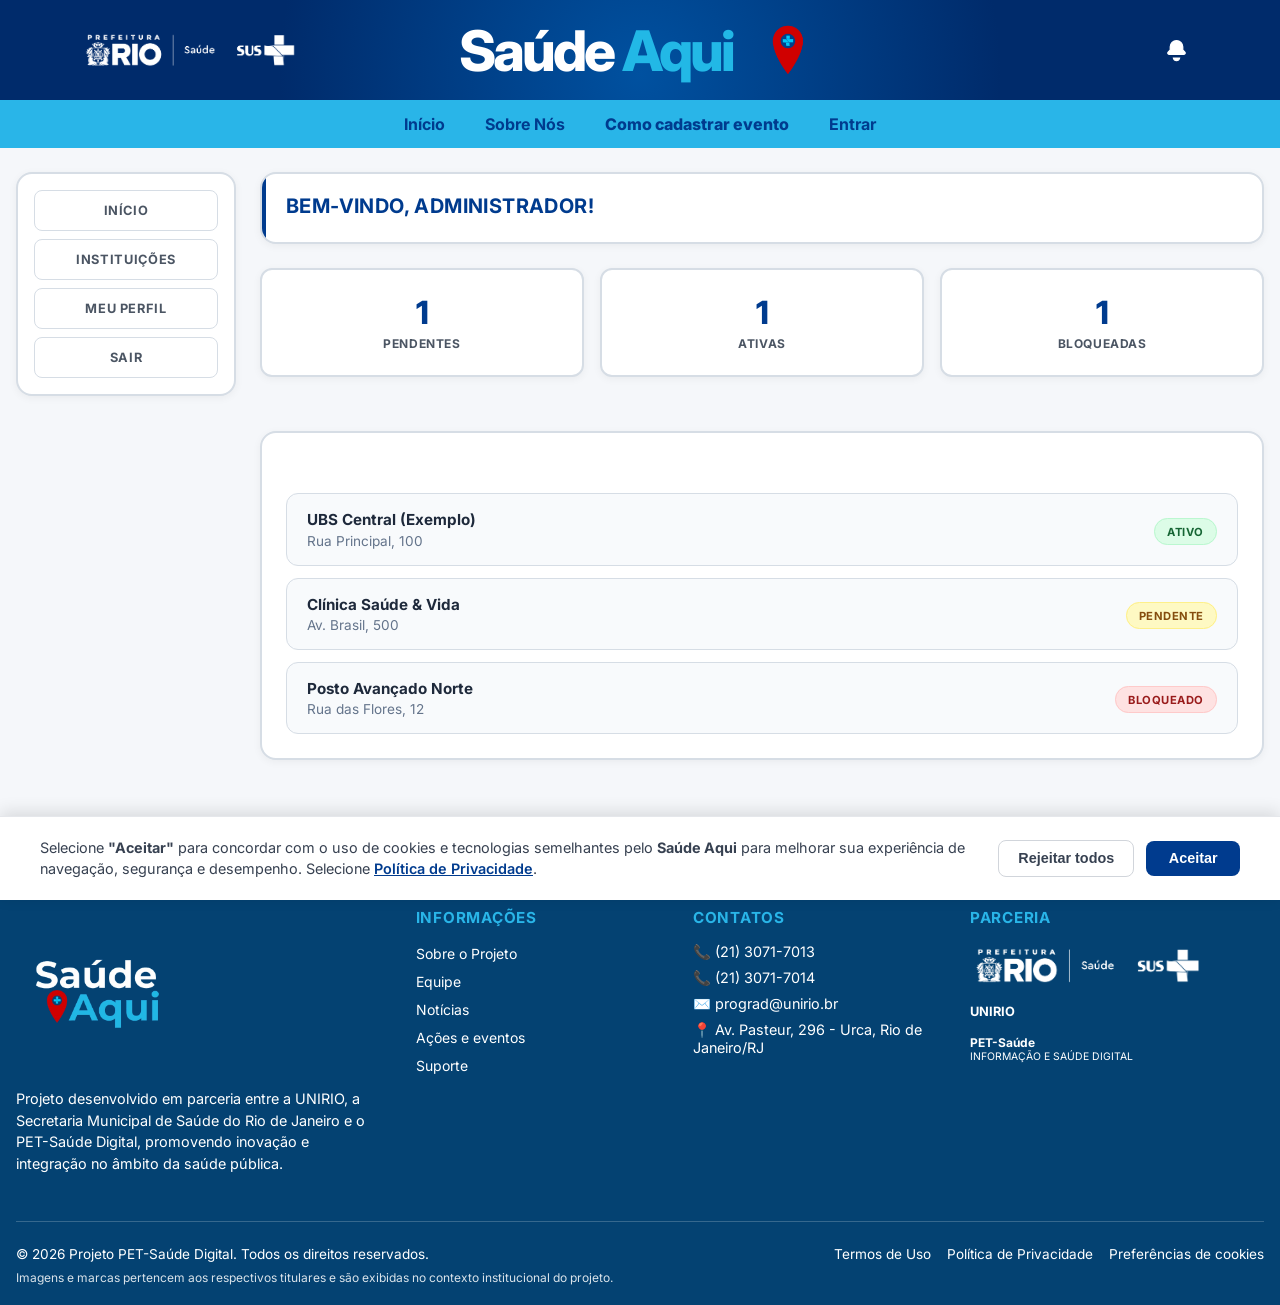
<file: admin-dashboard.html>
<!DOCTYPE html>
<html lang="pt-BR">
<head>
  <meta charset="UTF-8" />
  <meta name="viewport" content="width=device-width, initial-scale=1.0" />
  <title>Hub Saúde — Adm Dashboard</title>
  <link rel="icon" type="image/png" href="./imagem/favicon.png" />
  <link rel="stylesheet" href="css/global.css" />
  <link rel="stylesheet" href="css/admin-dashboard.css" />
</head>
<body>

  <div id="header-root"></div>

  <!-- Layout Principal -->
  <div class="hub-container admin-layout">
    
    <!-- Menu Lateral (Sidebar) -->
    <aside class="admin-sidebar">
      <a href="index.html" class="admin-side-btn">INÍCIO</a>
      <a href="#" class="admin-side-btn">INSTITUIÇÕES</a>
      <a href="perfil.html" class="admin-side-btn">MEU PERFIL</a>
      <a href="index.html" class="admin-side-btn">SAIR</a>
    </aside>

    <!-- Painel Azul Central -->
    <main class="admin-main-panel">
      
      <!-- Box de Boas-Vindas -->
      <div class="admin-welcome-box">
        <h2 id="admin-welcome-nome">BEM VINDO, FULANO DE TAL!</h2>
      </div>

      <!-- Grid de Cards em 3 Colunas -->
      <section class="admin-cards-container">
        
        <div class="admin-card">
          <span class="admin-card-num" id="count-pending">0</span>
          <span class="admin-card-label">PENDENTES</span>
        </div>

        <div class="admin-card">
          <span class="admin-card-num" id="count-active">0</span>
          <span class="admin-card-label">ATIVAS</span>
        </div>

        <div class="admin-card">
          <span class="admin-card-num" id="count-blocked">0</span>
          <span class="admin-card-label">BLOQUEADAS</span>
        </div>

      </section>

      <section class="admin-content-section" style="margin-top: 30px;">
        <h3 style="color: #fff; margin-bottom: 15px;">Gerenciamento de Instituições</h3>
        <div id="tabela-unidades-corpo">
          <!-- As instituições cadastradas ou filtradas aparecerão aqui dinamicamente -->
        </div>
      </section>

    </main>
  </div>


  <footer id="footer-root"></footer>

  <script type="module" src="js/pages/admin-dashboard.js"></script>
</body>
</html>
</file>
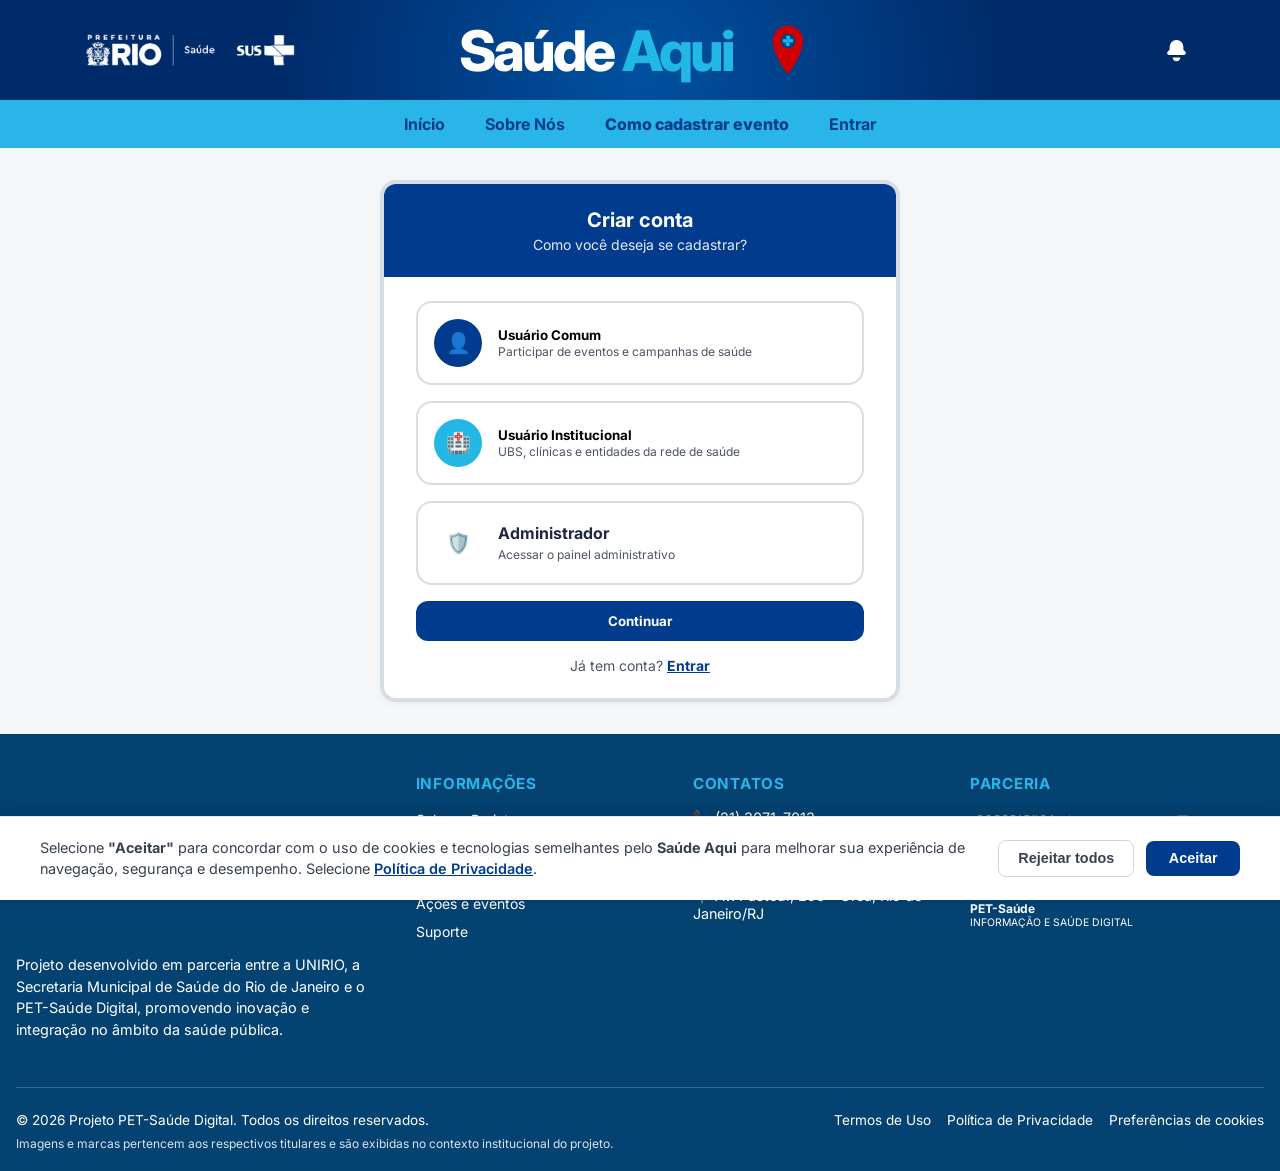
<file: cadastro.html>
<!DOCTYPE html>
<html lang="pt-BR">
<head>
  <meta charset="UTF-8" />
  <meta name="viewport" content="width=device-width, initial-scale=1.0" />
  <title>Cadastro — Hub Saúde</title>
  <link rel="icon" type="image/png" href="./imagem/favicon.png" />
  <link rel="stylesheet" href="css/global.css" />
  <link rel="stylesheet" href="css/cadastro.css" />
</head>
<body class="page-cadastro page-layout--centered">
  <div id="header-root"></div>

  <main>
    <section id="step-tipo" class="hub-card-auth">
      <div class="hub-card-auth-header">
        <h1>Criar conta</h1>
        <p>Como você deseja se cadastrar?</p>
      </div>
      <div class="hub-card-auth-body cadastro-tipo-list">
        <button type="button" data-tipo="comum" class="cadastro-tipo-btn">
          <span class="cadastro-tipo-btn__icon cadastro-tipo-btn__icon--comum" aria-hidden="true">👤</span>
          <div>
            <span class="cadastro-tipo-btn__title">Usuário Comum</span>
            <span class="cadastro-tipo-btn__desc">Participar de eventos e campanhas de saúde</span>
          </div>
        </button>
        <button type="button" data-tipo="institucional" class="cadastro-tipo-btn">
          <span class="cadastro-tipo-btn__icon cadastro-tipo-btn__icon--inst" aria-hidden="true">🏥</span>
          <div>
            <span class="cadastro-tipo-btn__title">Usuário Institucional</span>
            <span class="cadastro-tipo-btn__desc">UBS, clínicas e entidades da rede de saúde</span>
          </div>
        </button>
          <a href="login.html?perfil=administrador"
            class="cadastro-tipo-btn"
            style="text-decoration: none;">
            <span class="cadastro-tipo-btn__icon" aria-hidden="true">🛡️</span>
            <div>
              <span class="cadastro-tipo-btn__title">Administrador</span>
              <span class="cadastro-tipo-btn__desc">Acessar o painel administrativo</span>
            </div>
          </a>
        <button type="button" id="btn-continuar-tipo" class="hub-btn hub-btn--primary hub-btn--block">Continuar</button>
        <p class="cadastro-login-link">
          Já tem conta? <a href="login.html" class="hub-link">Entrar</a>
        </p>
      </div>
    </section>

    <section id="step-form" class="hub-card-auth is-hidden">
      <div class="hub-card-auth-header">
        <h2>Dados de cadastro</h2>
        <p>Perfil: <span id="tipo-selecionado-label" class="cadastro-perfil-label">—</span></p>
      </div>
      <form id="form-cadastro" class="hub-card-auth-body hub-form">
        <div id="campos-dinamicos"></div>
        <div class="cadastro-step-actions">
          <button type="button" id="btn-voltar" class="hub-btn hub-btn--outline">Voltar</button>
          <button type="submit" class="hub-btn hub-btn--primary">Cadastrar</button>
        </div>
      </form>
    </section>

    <section id="step-sucesso" class="hub-card-auth cadastro-sucesso is-hidden">
      <div class="cadastro-sucesso__emoji" aria-hidden="true">✅</div>
      <h2>Cadastro realizado!</h2>
      <p>Sua conta foi criada com sucesso (simulação).</p>
      <button type="button" id="btn-ir-login" class="hub-btn hub-btn--primary hub-btn--block">Ir para o login</button>
      <a href="index.html" class="hub-link">Explorar eventos sem login</a>
    </section>
  </main>

  <footer id="footer-root"></footer>

  <script type="module" src="js/pages/cadastro.js"></script>
</body>
</html>
</file>
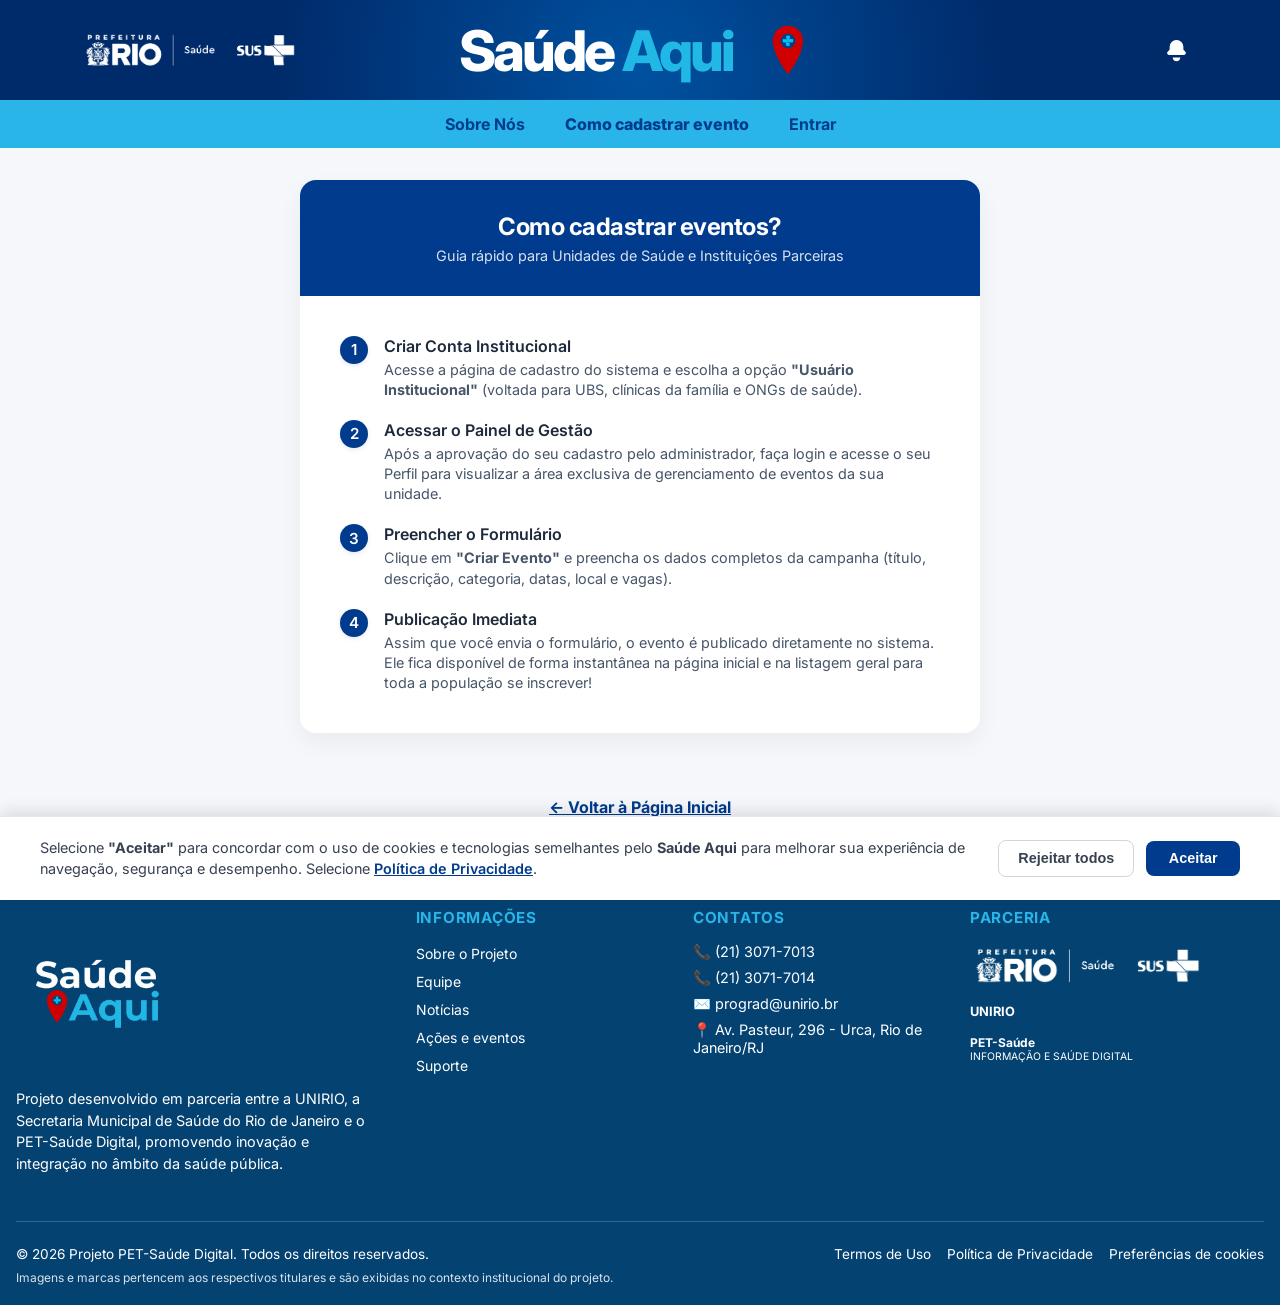
<file: como-cadastrar.html>
<!DOCTYPE html>
<html lang="pt-BR">
<head>
  <meta charset="UTF-8" />
  <meta name="viewport" content="width=device-width, initial-scale=1.0" />
  <title>Sobre Nós — Saúde Aqui</title>
  <link rel="icon" type="image/png" href="./imagem/favicon.png" />
  <link rel="stylesheet" href="css/global.css" />
  <link rel="stylesheet" href="css/criar-evento.css" /> 
  <link rel="stylesheet" href="css/sobre.css" />
</head>
<body class="page-sobre">
  
  <div id="header-root"></div>

  <main class="hub-container sobre-main">

    <!-- SEÇÃO 2: GUIA RÁPIDO PARA INSTITUIÇÕES -->
    <section class="form-evento-section bloco-sobre">
      <header class="form-header-auth header-passos">
        <h1>Como cadastrar eventos?</h1>
        <p>Guia rápido para Unidades de Saúde e Instituições Parceiras</p>
      </header>
      <div class="form-body-auth">
        
        <div class="passos-lista">
          <div class="passo-item">
            <span class="passo-numero">1</span>
            <div class="passo-conteudo">
              <h3>Criar Conta Institucional</h3>
              <p>Acesse a página de cadastro do sistema e escolha a opção <strong>"Usuário Institucional"</strong> (voltada para UBS, clínicas da família e ONGs de saúde).</p>
            </div>
          </div>

          <div class="passo-item">
            <span class="passo-numero">2</span>
            <div class="passo-conteudo">
              <h3>Acessar o Painel de Gestão</h3>
              <p>Após a aprovação do seu cadastro pelo administrador, faça login e acesse o seu Perfil para visualizar a área exclusiva de gerenciamento de eventos da sua unidade.</p>
            </div>
          </div>

          <div class="passo-item">
            <span class="passo-numero">3</span>
            <div class="passo-conteudo">
              <h3>Preencher o Formulário</h3>
              <p>Clique em <strong>"Criar Evento"</strong> e preencha os dados completos da campanha (título, descrição, categoria, datas, local e vagas).</p>
            </div>
          </div>

          <div class="passo-item">
            <span class="passo-numero">4</span>
            <div class="passo-conteudo">
              <h3>Publicação Imediata</h3>
              <p>
                Assim que você envia o formulário, o evento é publicado diretamente no sistema. Ele fica disponível de forma instantânea na página inicial e na listagem geral para toda a população se inscrever!
              </p>
            </div>
          </div>
        </div>

      </div>
    </section>

    <p class="perfil-voltar">
      <a href="index.html" class="hub-link">← Voltar à Página Inicial</a>
    </p>
  </main>

  <footer id="footer-root"></footer>

  <script type="module" src="js/pages/sobre.js"></script>
</body>
</html>
</file>
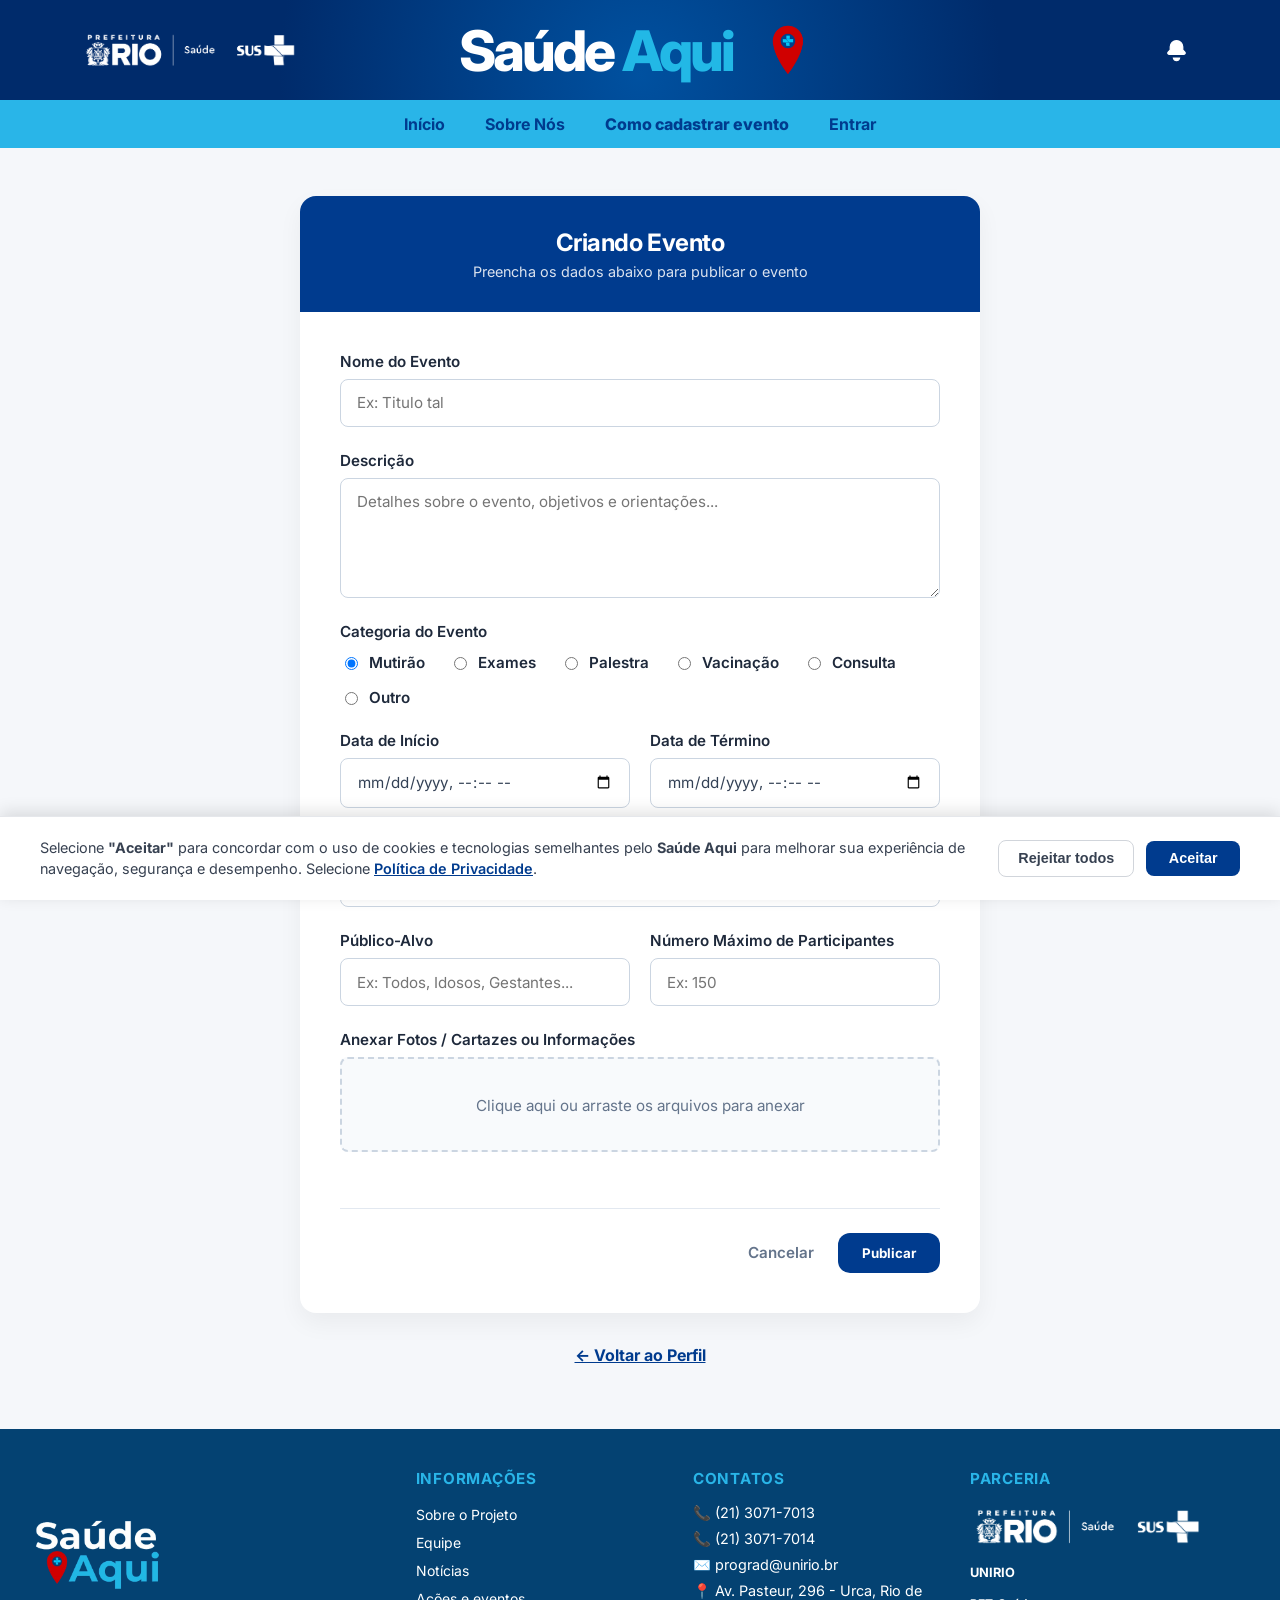
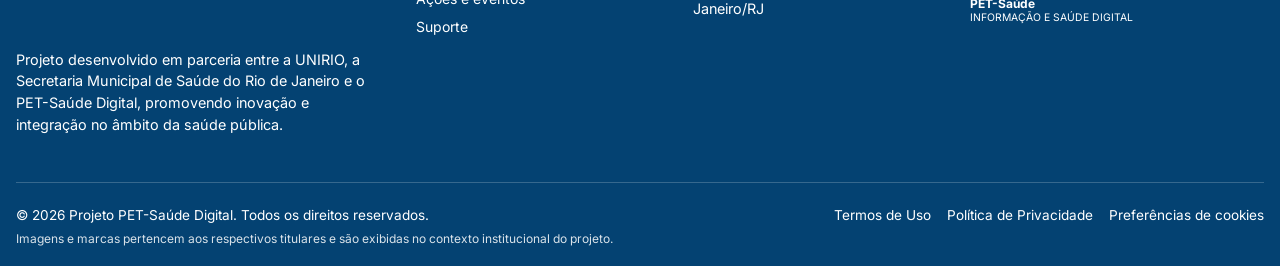
<file: criar-evento.html>
<!DOCTYPE html>
<html lang="pt-BR">
<head>
  <meta charset="UTF-8" />
  <meta name="viewport" content="width=device-width, initial-scale=1.0" />
  <title>Criar Evento — Hub Saúde</title>
  <link rel="icon" type="image/png" href="./imagem/favicon.png" />
  <link rel="stylesheet" href="css/global.css" />
  <link rel="stylesheet" href="css/perfil.css" />
  
  <link rel="stylesheet" href="css/criar-evento.css" />
</head>
<body class="page-criar-evento">
  
  <div id="header-root"></div>

 <main class="hub-container criar-evento-main">
  
  <section class="form-evento-section">
    <header class="form-header-auth">
      <h1>Criando Evento</h1>
      <p>Preencha os dados abaixo para publicar o evento</p>
    </header>
    
    <div class="form-body-auth">
      <form class="hub-form" onsubmit="return false;">
        <div class="form-group full-width">
          <label for="evt-nome">Nome do Evento</label>
          <input type="text" id="evt-nome" class="hub-input" placeholder="Ex: Titulo tal" />
        </div>

        <div class="form-group full-width">
          <label for="evt-descricao">Descrição</label>
          <textarea id="evt-descricao" class="hub-textarea" rows="4" placeholder="Detalhes sobre o evento, objetivos e orientações..."></textarea>
        </div>



      <div class="form-group full-width">
        <label class="label-grupo">Categoria do Evento</label>
        <div class="radio-group">
            <label class="radio-label">
              <input type="radio" name="evt-categoria" value="Mutirão" checked /> Mutirão
            </label>
            <label class="radio-label">
              <input type="radio" name="evt-categoria" value="Exames" /> Exames
            </label>
            <label class="radio-label">
              <input type="radio" name="evt-categoria" value="Palestra" /> Palestra
            </label>
            <label class="radio-label">
              <input type="radio" name="evt-categoria" value="Vacinação" /> Vacinação
            </label>
            <label class="radio-label">
              <input type="radio" name="evt-categoria" value="Consulta" /> Consulta
            </label>
            <label class="radio-label">
              <input type="radio" name="evt-categoria" value="Outro" /> Outro
            </label>
        </div>
      </div>

      <div class="form-row">
        <div class="form-group">
          <label for="evt-data-inicio">Data de Início</label>
          <input type="datetime-local" id="evt-data-inicio" class="hub-input" />
        </div>
        <div class="form-group">
          <label for="evt-data-fim">Data de Término</label>
          <input type="datetime-local" id="evt-data-fim" class="hub-input" />
        </div>
      </div>

      <div class="form-group full-width">
        <label for="evt-local">Localização (Endereço)</label>
        <input type="text" id="evt-local" class="hub-input" placeholder="Ex: UBS Centro, Rua Principal, 123" />
      </div>

      <div class="form-row">
        <div class="form-group">
          <label for="evt-publico">Público-Alvo</label>
          <input type="text" id="evt-publico" class="hub-input" placeholder="Ex: Todos, Idosos, Gestantes..." />
        </div>
        <div class="form-group">
          <label for="evt-vagas">Número Máximo de Participantes</label>
          <input type="number" id="evt-vagas" class="hub-input" min="1" placeholder="Ex: 150" />
        </div>
      </div>

      <div class="form-group full-width">
        <label for="evt-anexo">Anexar Fotos / Cartazes ou Informações</label>
        <div class="upload-zone">
          <input type="file" id="evt-anexo" class="hub-file-input" multiple />
          <span class="upload-placeholder">Clique aqui ou arraste os arquivos para anexar</span>
        </div>
      </div>

      <div class="form-actions">
        <a href="perfil.html" class="hub-btn hub-btn--text">Cancelar</a>
        <button type="submit" class="hub-btn hub-btn--primary">Publicar</button>
      </div>

    </form>
  </section>

  <p class="perfil-voltar">
    <a href="perfil.html" class="hub-link">← Voltar ao Perfil</a>
  </p>
</main>

  <footer id="footer-root"></footer>

  <script type="module" src="js/pages/criar-evento.js"></script>
</body>
</html>
</file>
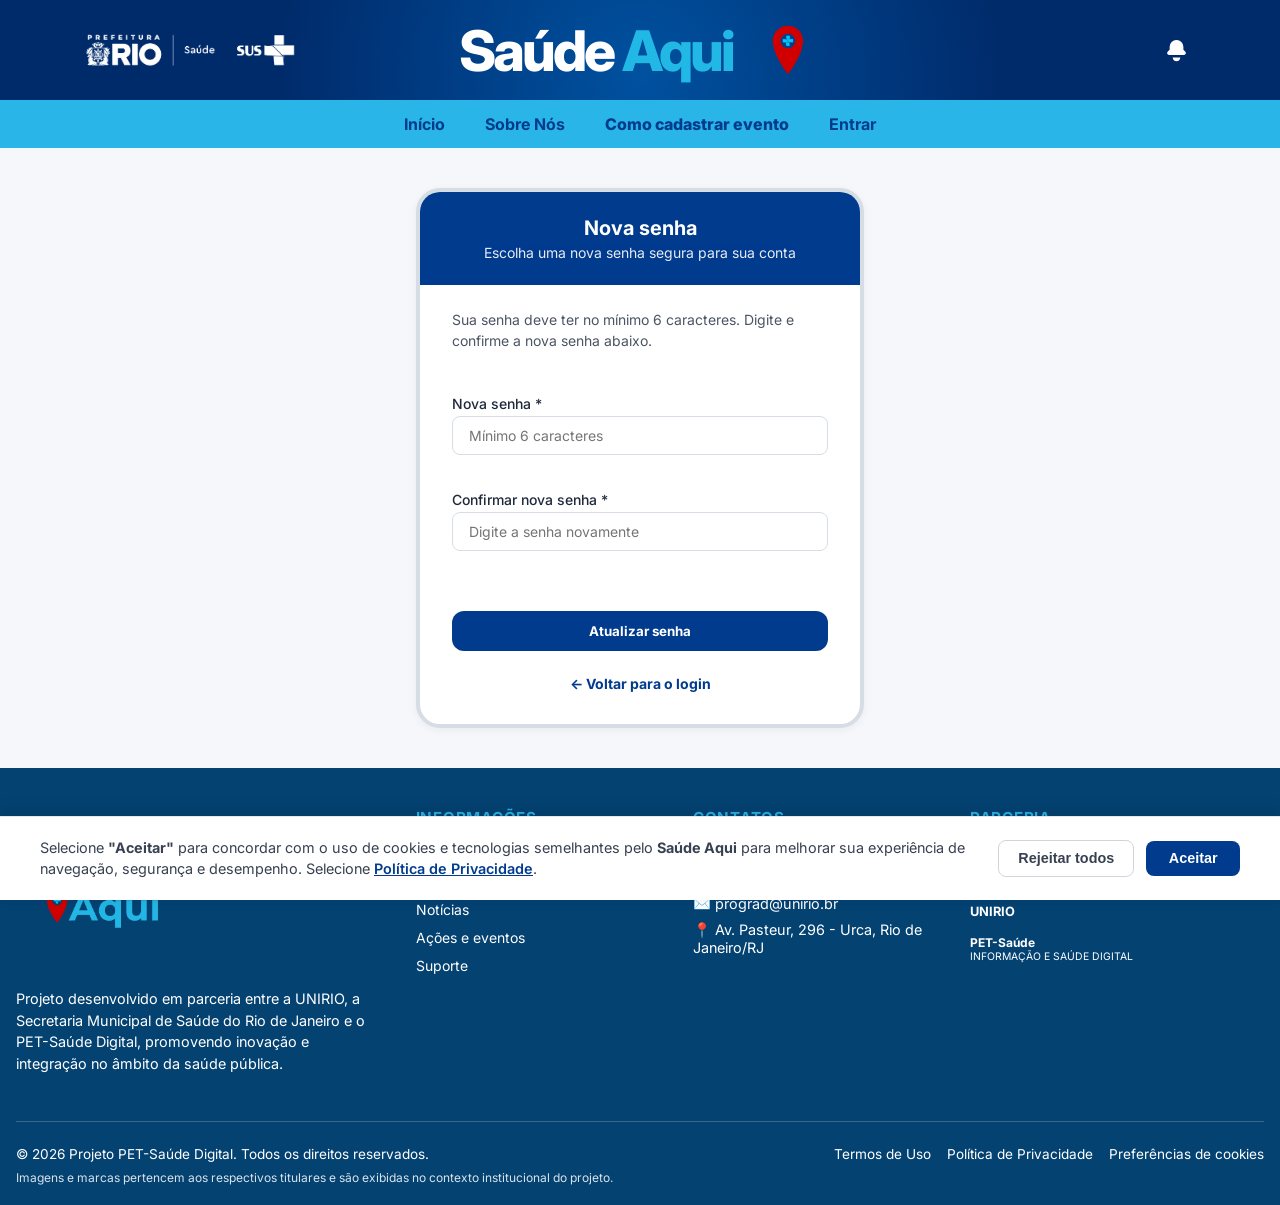
<file: nova-senha.html>
<!DOCTYPE html>
<html lang="pt-BR">
<head>
  <meta charset="UTF-8" />
  <meta name="viewport" content="width=device-width, initial-scale=1.0" />
  <title>Cadastrar nova senha — Saúde Aqui</title>

  <link rel="icon" type="image/png" href="./imagem/favicon.png" />
  <link rel="stylesheet" href="css/global.css" />
  <link rel="stylesheet" href="css/redefinir-senha.css" />
</head>

<body class="page-redefinir-senha page-layout--centered">

  <!-- Header injetado dinamicamente pelo JavaScript -->
  <div id="header-root"></div>

  <main>
    <div class="auth-wrapper">
      <div class="hub-card-auth">

        <div class="hub-card-auth-header">
          <h1>Nova senha</h1>
          <p>Escolha uma nova senha segura para sua conta</p>
        </div>

        <form id="form-nova-senha" class="hub-card-auth-body hub-form">
          <p class="redefinir-instrucoes">
            Sua senha deve ter no mínimo 6 caracteres. Digite e confirme a nova senha abaixo.
          </p>

          <div style="margin-bottom: 1rem;">
            <label for="nova-senha" class="hub-label">Nova senha *</label>
            <input
              id="nova-senha"
              name="novaSenha"
              type="password"
              required
              minlength="6"
              autocomplete="new-password"
              class="hub-input"
              placeholder="Mínimo 6 caracteres"
            />
          </div>

          <div style="margin-bottom: 1rem;">
            <label for="confirma-senha" class="hub-label">Confirmar nova senha *</label>
            <input
              id="confirma-senha"
              name="confirmaSenha"
              type="password"
              required
              minlength="6"
              autocomplete="new-password"
              class="hub-input"
              placeholder="Digite a senha novamente"
            />
          </div>

          <button
            type="submit"
            class="hub-btn hub-btn--primary hub-btn--block"
          >
            Atualizar senha
          </button>
        </form>

        <div class="hub-card-auth-footer">
          <a href="login.html" class="hub-link">
            ← Voltar para o login
          </a>
        </div>

      </div>
    </div>
  </main>

  <!-- Footer injetado dinamicamente pelo JavaScript -->
  <footer id="footer-root"></footer>

  <!-- Chamada correta do script em módulo -->
  <script type="module" src="js/pages/nova-senha.js"></script>
</body>
</html>
</file>
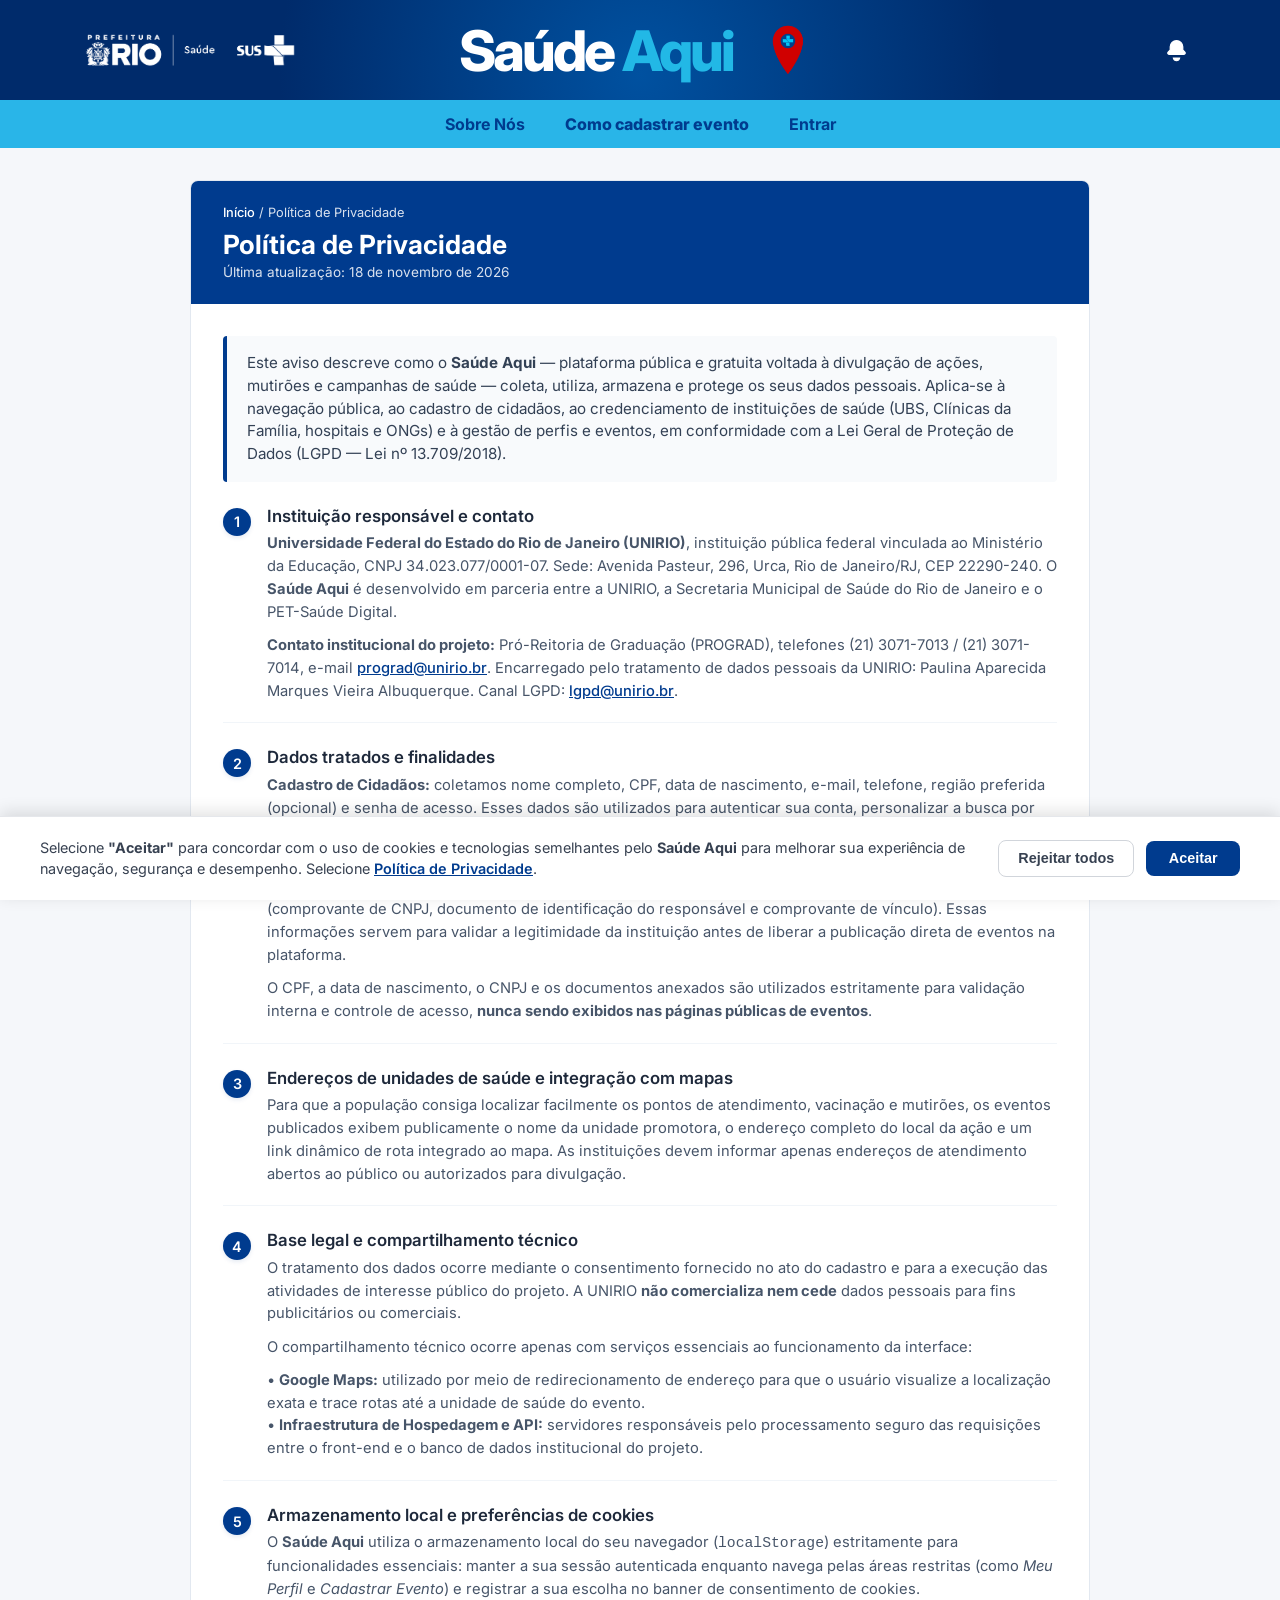
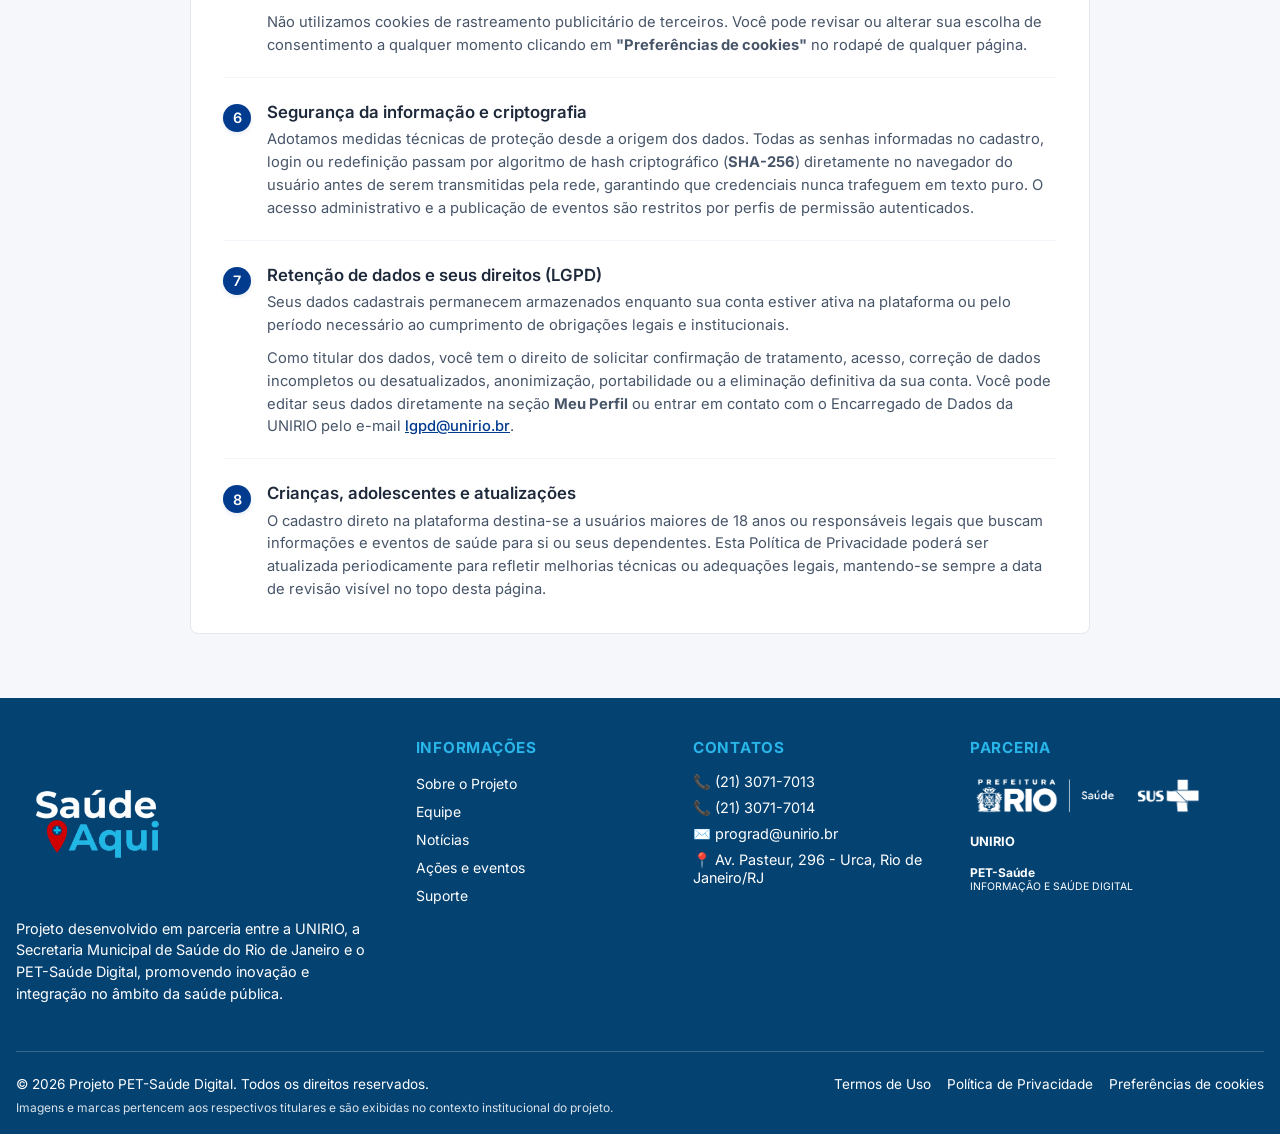
<file: privacidade.html>
<!DOCTYPE html>
<html lang="pt-BR">
<head>
  <meta charset="UTF-8" />
  <meta name="viewport" content="width=device-width, initial-scale=1.0" />
  <title>Política de Privacidade — Saúde Aqui</title>
  <!-- Ajuste o caminho do CSS global conforme o seu sobre.html / termos.html -->
  <link rel="stylesheet" href="./css/global.css" />
  <link rel="stylesheet" href="./css/legal.css" />
</head>
<body>

  <!-- Cabeçalho Global -->
  <div id="header-root"></div>

  <!-- Conteúdo Principal -->
  <main class="legal-main">
    <article class="bloco-legal">
      
      <!-- Cabeçalho azul padronizado -->
      <header class="header-legal">
        <nav class="legal-breadcrumb" aria-label="Navegação estrutural">
          <a href="./index.html">Início</a> / <span>Política de Privacidade</span>
        </nav>
        <h1>Política de Privacidade</h1>
        <p class="legal-updated">Última atualização: 18 de novembro de 2026</p>
      </header>

      <div class="conteudo-legal">
        
        <div class="legal-intro">
          <p>
            Este aviso descreve como o <strong>Saúde Aqui</strong> — plataforma pública e gratuita voltada à divulgação de ações, mutirões e campanhas de saúde — coleta, utiliza, armazena e protege os seus dados pessoais. Aplica-se à navegação pública, ao cadastro de cidadãos, ao credenciamento de instituições de saúde (UBS, Clínicas da Família, hospitais e ONGs) e à gestão de perfis e eventos, em conformidade com a Lei Geral de Proteção de Dados (LGPD — Lei nº 13.709/2018).
          </p>
        </div>

        <div class="clausula-item">
          <span class="clausula-numero">1</span>
          <div class="clausula-conteudo">
            <h2>Instituição responsável e contato</h2>
            <p>
              <strong>Universidade Federal do Estado do Rio de Janeiro (UNIRIO)</strong>, instituição pública federal vinculada ao Ministério da Educação, CNPJ 34.023.077/0001-07. Sede: Avenida Pasteur, 296, Urca, Rio de Janeiro/RJ, CEP 22290-240. O <strong>Saúde Aqui</strong> é desenvolvido em parceria entre a UNIRIO, a Secretaria Municipal de Saúde do Rio de Janeiro e o PET-Saúde Digital.
            </p>
            <p>
              <strong>Contato institucional do projeto:</strong> Pró-Reitoria de Graduação (PROGRAD), telefones (21) 3071-7013 / (21) 3071-7014, e-mail <a href="mailto:prograd@unirio.br">prograd@unirio.br</a>. Encarregado pelo tratamento de dados pessoais da UNIRIO: Paulina Aparecida Marques Vieira Albuquerque. Canal LGPD: <a href="mailto:lgpd@unirio.br">lgpd@unirio.br</a>.
            </p>
          </div>
        </div>

        <div class="clausula-item">
          <span class="clausula-numero">2</span>
          <div class="clausula-conteudo">
            <h2>Dados tratados e finalidades</h2>
            <p>
              <strong>Cadastro de Cidadãos:</strong> coletamos nome completo, CPF, data de nascimento, e-mail, telefone, região preferida (opcional) e senha de acesso. Esses dados são utilizados para autenticar sua conta, personalizar a busca por ações de saúde próximas à sua região e gerenciar suas inscrições em eventos.
            </p>
            <p>
              <strong>Cadastro Institucional:</strong> coletamos razão social, nome fantasia, CNPJ, endereço completo, tipo e área de atuação da unidade, além de dados do responsável (nome, cargo, e-mail e telefone) e documentos comprobatórios (comprovante de CNPJ, documento de identificação do responsável e comprovante de vínculo). Essas informações servem para validar a legitimidade da instituição antes de liberar a publicação direta de eventos na plataforma.
            </p>
            <p>
              O CPF, a data de nascimento, o CNPJ e os documentos anexados são utilizados estritamente para validação interna e controle de acesso, <strong>nunca sendo exibidos nas páginas públicas de eventos</strong>.
            </p>
          </div>
        </div>

        <div class="clausula-item">
          <span class="clausula-numero">3</span>
          <div class="clausula-conteudo">
            <h2>Endereços de unidades de saúde e integração com mapas</h2>
            <p>
              Para que a população consiga localizar facilmente os pontos de atendimento, vacinação e mutirões, os eventos publicados exibem publicamente o nome da unidade promotora, o endereço completo do local da ação e um link dinâmico de rota integrado ao mapa. As instituições devem informar apenas endereços de atendimento abertos ao público ou autorizados para divulgação.
            </p>
          </div>
        </div>

        <div class="clausula-item">
          <span class="clausula-numero">4</span>
          <div class="clausula-conteudo">
            <h2>Base legal e compartilhamento técnico</h2>
            <p>
              O tratamento dos dados ocorre mediante o consentimento fornecido no ato do cadastro e para a execução das atividades de interesse público do projeto. A UNIRIO <strong>não comercializa nem cede</strong> dados pessoais para fins publicitários ou comerciais.
            </p>
            <p>
              O compartilhamento técnico ocorre apenas com serviços essenciais ao funcionamento da interface:
            </p>
            <p>
              • <strong>Google Maps:</strong> utilizado por meio de redirecionamento de endereço para que o usuário visualize a localização exata e trace rotas até a unidade de saúde do evento.<br>
              • <strong>Infraestrutura de Hospedagem e API:</strong> servidores responsáveis pelo processamento seguro das requisições entre o front-end e o banco de dados institucional do projeto.
            </p>
          </div>
        </div>

        <div class="clausula-item">
          <span class="clausula-numero">5</span>
          <div class="clausula-conteudo">
            <h2>Armazenamento local e preferências de cookies</h2>
            <p>
              O <strong>Saúde Aqui</strong> utiliza o armazenamento local do seu navegador (<code>localStorage</code>) estritamente para funcionalidades essenciais: manter a sua sessão autenticada enquanto navega pelas áreas restritas (como <em>Meu Perfil</em> e <em>Cadastrar Evento</em>) e registrar a sua escolha no banner de consentimento de cookies.
            </p>
            <p>
              Não utilizamos cookies de rastreamento publicitário de terceiros. Você pode revisar ou alterar sua escolha de consentimento a qualquer momento clicando em <strong>"Preferências de cookies"</strong> no rodapé de qualquer página.
            </p>
          </div>
        </div>

        <div class="clausula-item">
          <span class="clausula-numero">6</span>
          <div class="clausula-conteudo">
            <h2>Segurança da informação e criptografia</h2>
            <p>
              Adotamos medidas técnicas de proteção desde a origem dos dados. Todas as senhas informadas no cadastro, login ou redefinição passam por algoritmo de hash criptográfico (<strong>SHA-256</strong>) diretamente no navegador do usuário antes de serem transmitidas pela rede, garantindo que credenciais nunca trafeguem em texto puro. O acesso administrativo e a publicação de eventos são restritos por perfis de permissão autenticados.
            </p>
          </div>
        </div>

        <div class="clausula-item">
          <span class="clausula-numero">7</span>
          <div class="clausula-conteudo">
            <h2>Retenção de dados e seus direitos (LGPD)</h2>
            <p>
              Seus dados cadastrais permanecem armazenados enquanto sua conta estiver ativa na plataforma ou pelo período necessário ao cumprimento de obrigações legais e institucionais.
            </p>
            <p>
              Como titular dos dados, você tem o direito de solicitar confirmação de tratamento, acesso, correção de dados incompletos ou desatualizados, anonimização, portabilidade ou a eliminação definitiva da sua conta. Você pode editar seus dados diretamente na seção <strong>Meu Perfil</strong> ou entrar em contato com o Encarregado de Dados da UNIRIO pelo e-mail <a href="mailto:lgpd@unirio.br">lgpd@unirio.br</a>.
            </p>
          </div>
        </div>

        <div class="clausula-item">
          <span class="clausula-numero">8</span>
          <div class="clausula-conteudo">
            <h2>Crianças, adolescentes e atualizações</h2>
            <p>
              O cadastro direto na plataforma destina-se a usuários maiores de 18 anos ou responsáveis legais que buscam informações e eventos de saúde para si ou seus dependentes. Esta Política de Privacidade poderá ser atualizada periodicamente para refletir melhorias técnicas ou adequações legais, mantendo-se sempre a data de revisão visível no topo desta página.
            </p>
          </div>
        </div>

      </div>
    </article>
  </main>

  <!-- Rodapé Global -->
  <div id="footer-root"></div>

  <script type="module">
    import { renderHeader } from './js/components/header.js';
    import { renderFooter } from './js/components/footer.js';

    document.addEventListener('DOMContentLoaded', () => {
      renderHeader(document.getElementById('header-root'), { showSearch: false });
      renderFooter(document.getElementById('footer-root'));
    });
  </script>

</body>
</html>
</file>
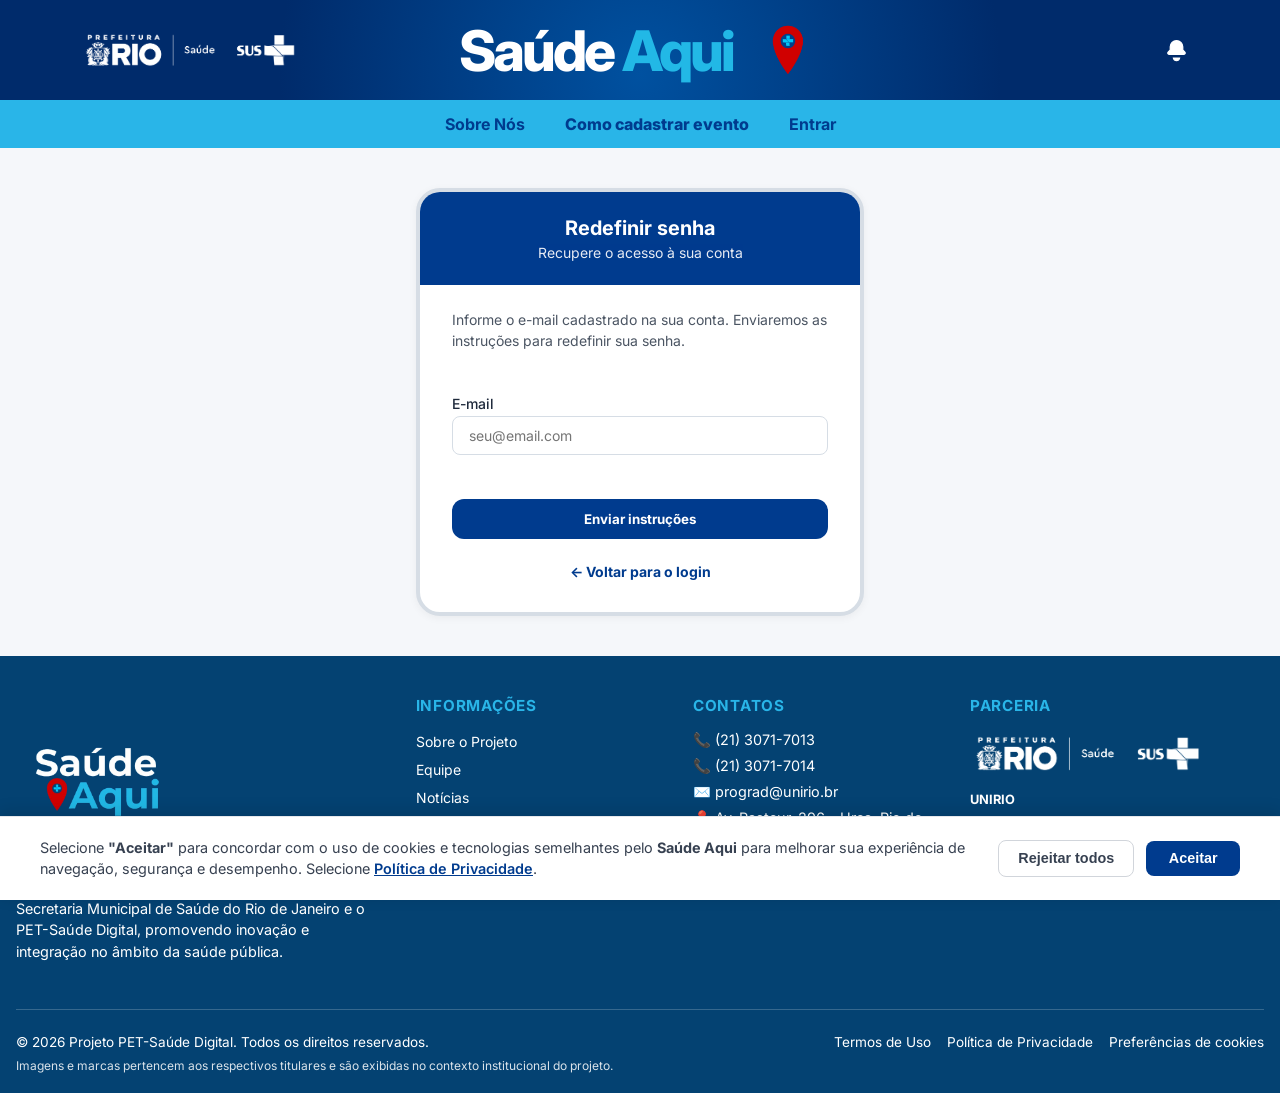
<file: redefinir-senha.html>
<!DOCTYPE html>
<html lang="pt-BR">
<head>
  <meta charset="UTF-8" />
  <meta name="viewport" content="width=device-width, initial-scale=1.0" />
  <title>Redefinir senha — Hub Saúde</title>

  <link rel="icon" type="image/png" href="./imagem/favicon.png" />
  <link rel="stylesheet" href="css/global.css" />
  <link rel="stylesheet" href="css/redefinir-senha.css" />
</head>

<body class="page-redefinir-senha page-layout--centered">

  <!-- Header padrão do sistema -->
  <div id="header-root"></div>

  <main>
    <div class="auth-wrapper">

      <div class="hub-card-auth">

        <!-- Cabeçalho do card -->
        <div class="hub-card-auth-header">
          <h1>Redefinir senha</h1>
          <p>Recupere o acesso à sua conta</p>
        </div>

        <!-- Formulário de redefinição -->
        <form id="form-redefinir-senha" class="hub-card-auth-body hub-form">

          <p class="redefinir-instrucoes">
            Informe o e-mail cadastrado na sua conta. 
            Enviaremos as instruções para redefinir sua senha.
          </p>

          <div>
            <label for="email" class="hub-label">E-mail</label>
            <input
              id="email"
              name="email"
              type="email"
              required
              autocomplete="email"
              class="hub-input"
              placeholder="seu@email.com"
            />
          </div>

          <button
            type="submit"
            class="hub-btn hub-btn--primary hub-btn--block"
          >
            Enviar instruções
          </button>

        </form>

        <!-- Voltar para o login -->
        <div class="hub-card-auth-footer">
          <a href="login.html" class="hub-link">
            ← Voltar para o login
          </a>
        </div>

      </div>

    </div>
  </main>

  <footer id="footer-root"></footer>

  <script type="module" src="js/pages/redefinir-senha.js"></script>
</body>
</html>
</file>
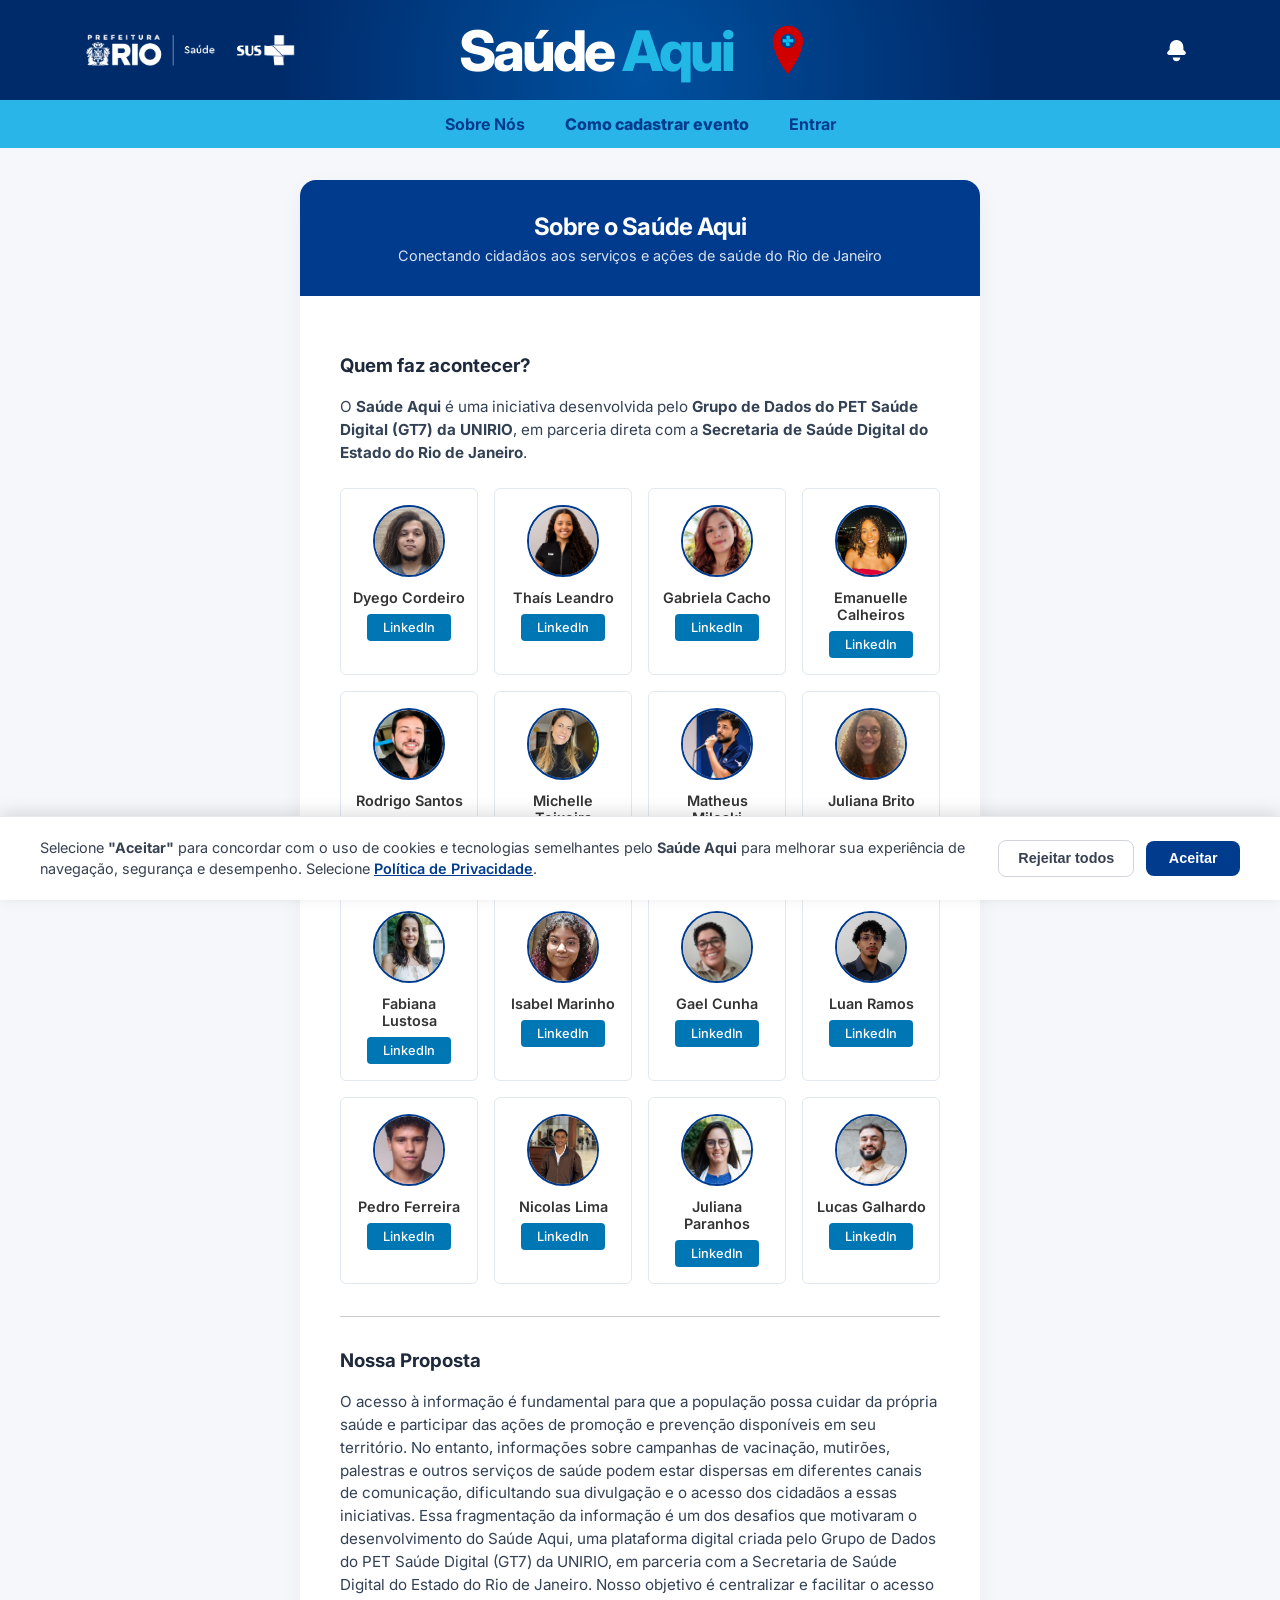
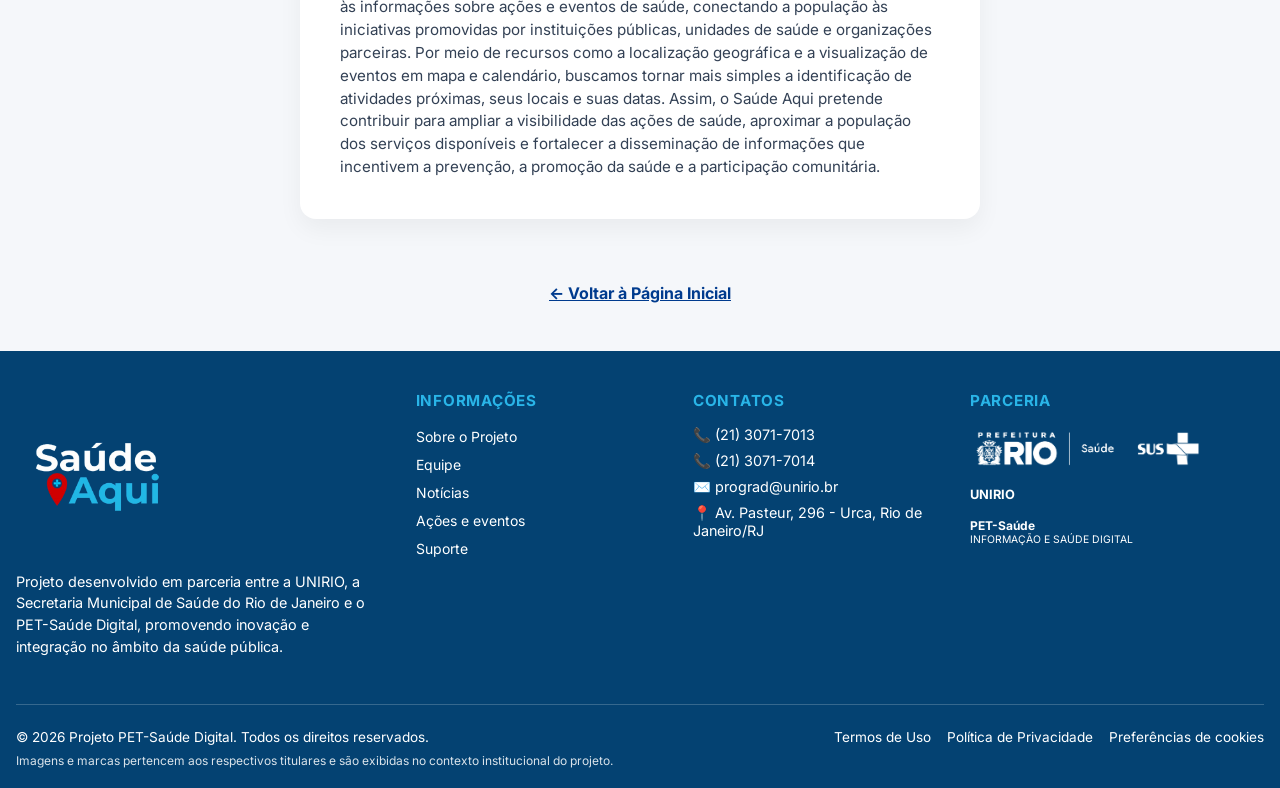
<file: sobre.html>
<!DOCTYPE html>
<html lang="pt-BR">
<head>
  <meta charset="UTF-8" />
  <meta name="viewport" content="width=device-width, initial-scale=1.0" />
  <title>Sobre Nós — Saúde Aqui</title>
  <link rel="icon" type="image/png" href="./imagem/favicon.png" />
  <link rel="stylesheet" href="css/global.css" />
  <link rel="stylesheet" href="css/criar-evento.css" /> 
  <link rel="stylesheet" href="css/sobre.css" />
</head>
<body class="page-sobre">
  
  <div id="header-root"></div>

  <main class="hub-container sobre-main">
    
<!-- SEÇÃO 1: APRESENTAÇÃO E QUEM SOMOS -->
    <section class="form-evento-section bloco-sobre">
      <header class="form-header-auth">
        <h1>Sobre o Saúde Aqui</h1>
        <p>Conectando cidadãos aos serviços e ações de saúde do Rio de Janeiro</p>
      </header>
      
      <div class="form-body-auth conteudo-texto">
        <h3>Quem faz acontecer?</h3>
        <p>
          O <strong>Saúde Aqui</strong> é uma iniciativa desenvolvida pelo <strong>Grupo de Dados do PET Saúde Digital (GT7) da UNIRIO</strong>, em parceria direta com a <strong>Secretaria de Saúde Digital do Estado do Rio de Janeiro</strong>.
        </p>

        <!-- GRID DA EQUIPE -->
        <div class="equipe-grid">
          
          <!-- Card 1 -->
          <div class="equipe-card">
            <div class="equipe-foto-wrapper"> 
              <img src="./imagem/dyego.png" alt="Foto do Integrante" class="equipe-foto">
            </div>
            <h4 class="equipe-nome">Dyego Cordeiro</h4>
            <a href="https://www.linkedin.com/in/dyego-dos-anjos-8491891a3/" target="_blank" rel="noopener noreferrer" class="equipe-linkedin">LinkedIn</a>
          </div>

          <!-- Card 2 -->
          <div class="equipe-card">
            <div class="equipe-foto-wrapper">
              <img src="./imagem/thais.png" alt="Foto do Integrante" class="equipe-foto">
            </div>
            <h4 class="equipe-nome">Thaís Leandro</h4>
            <a href="https://www.linkedin.com/in/thais-leandro-dev/" target="_blank" rel="noopener noreferrer" class="equipe-linkedin">LinkedIn</a>
          </div>

          <!-- Card 3 -->
          <div class="equipe-card">
            <div class="equipe-foto-wrapper">
              <img src= "./imagem/gabi.png" alt="Foto do Integrante" class="equipe-foto">
            </div>
            <h4 class="equipe-nome">Gabriela Cacho</h4>
            <a href="https://www.linkedin.com/in/gabriela-maria-cacho-da-silva-2a2758382/" target="_blank" rel="noopener noreferrer" class="equipe-linkedin">LinkedIn</a>
          </div>

          <!-- Card 4 -->
          <div class="equipe-card">
            <div class="equipe-foto-wrapper">
              <img src= "./imagem/manu.png" alt="Foto do Integrante" class="equipe-foto">
            </div>
            <h4 class="equipe-nome">Emanuelle Calheiros</h4>
            <a href="https://www.linkedin.com/in/emanuelle-calheiros/" target="_blank" rel="noopener noreferrer" class="equipe-linkedin">LinkedIn</a>
          </div>

          <!-- Card 5 -->
          <div class="equipe-card">
            <div class="equipe-foto-wrapper">
              <img src="./imagem/rodrigo.png" alt="Foto do Integrante" class="equipe-foto">
            </div>
            <h4 class="equipe-nome">Rodrigo  Santos</h4>
            <a href="https://www.linkedin.com/in/profrodrigosantos/" target="_blank" rel="noopener noreferrer" class="equipe-linkedin">LinkedIn</a>
          </div>

          <!-- Card 6 -->
          <div class="equipe-card">
            <div class="equipe-foto-wrapper">
              <img src="./imagem/michelle.png" alt="Foto do Integrante" class="equipe-foto">
            </div>
            <h4 class="equipe-nome">Michelle Teixeira</h4>
            <a href="https://www.linkedin.com/in/michelle-teixeira-633655244/" target="_blank" rel="noopener noreferrer" class="equipe-linkedin">LinkedIn</a>
          </div>

          <!-- Card 7 -->
          <div class="equipe-card">
            <div class="equipe-foto-wrapper">
              <img src="./imagem/matheus.png" alt="Foto do Integrante" class="equipe-foto">
            </div>
            <h4 class="equipe-nome">Matheus Miloski</h4>
            <a href="https://www.linkedin.com/in/miloski/" target="_blank" rel="noopener noreferrer" class="equipe-linkedin">LinkedIn</a>
          </div>

          <!-- Card 8 -->
          <div class="equipe-card">
            <div class="equipe-foto-wrapper">
              <img src="./imagem/JulianaBrito.jpeg" alt="Foto do Integrante" class="equipe-foto">
            </div>
            <h4 class="equipe-nome">Juliana Brito</h4>
            <a href="https://linkedin.com/in/seu-perfil" target="_blank" rel="noopener noreferrer" class="equipe-linkedin">LinkedIn</a>
          </div>

          <!-- Card 9 -->
          <div class="equipe-card">
            <div class="equipe-foto-wrapper">
              <img src="./imagem/Fabiana.jpeg" alt="Foto do Integrante" class="equipe-foto">
            </div>
            <h4 class="equipe-nome">Fabiana Lustosa</h4>
            <a href="https://linkedin.com/in/seu-perfil" target="_blank" rel="noopener noreferrer" class="equipe-linkedin">LinkedIn</a>
          </div>

          <!-- Card 10 -->
          <div class="equipe-card">
            <div class="equipe-foto-wrapper">
              <img src="./imagem/Isabel (1).jpeg" alt="Foto do Integrante" class="equipe-foto">
            </div>
            <h4 class="equipe-nome">Isabel Marinho</h4>
            <a href="https://linkedin.com/in/seu-perfil" target="_blank" rel="noopener noreferrer" class="equipe-linkedin">LinkedIn</a>
          </div>

          <!-- Card 11 -->
          <div class="equipe-card">
            <div class="equipe-foto-wrapper">
              <img src="./imagem/Gael.jpeg" alt="Foto do Integrante" class="equipe-foto">
            </div>
            <h4 class="equipe-nome">Gael Cunha</h4>
            <a href="https://linkedin.com/in/seu-perfil" target="_blank" rel="noopener noreferrer" class="equipe-linkedin">LinkedIn</a>
          </div>

          <!-- Card 12 -->
          <div class="equipe-card">
            <div class="equipe-foto-wrapper">
              <img src="./imagem/Luan.jpeg" alt="Foto do Integrante" class="equipe-foto">
            </div>
            <h4 class="equipe-nome">Luan Ramos</h4>
            <a href="https://linkedin.com/in/seu-perfil" target="_blank" rel="noopener noreferrer" class="equipe-linkedin">LinkedIn</a>
          </div>

          <!-- Card 13 -->
          <div class="equipe-card">
            <div class="equipe-foto-wrapper">
              <img src="./imagem/Pedro.jpeg" alt="Foto do Integrante" class="equipe-foto">
            </div>
            <h4 class="equipe-nome">Pedro Ferreira</h4>
            <a href="https://linkedin.com/in/seu-perfil" target="_blank" rel="noopener noreferrer" class="equipe-linkedin">LinkedIn</a>
          </div>

          <!-- Card 14 -->
          <div class="equipe-card">
            <div class="equipe-foto-wrapper">
              <img src="./imagem/Nicolas.jpeg" alt="Foto do Integrante" class="equipe-foto">
            </div>
            <h4 class="equipe-nome">Nicolas Lima</h4>
            <a href="https://linkedin.com/in/seu-perfil" target="_blank" rel="noopener noreferrer" class="equipe-linkedin">LinkedIn</a>
          </div>

          <!-- Card 15 -->
          <div class="equipe-card">
            <div class="equipe-foto-wrapper">
              <img src="./imagem/Juliana.jpeg" alt="Foto do Integrante" class="equipe-foto">
            </div>
            <h4 class="equipe-nome">Juliana Paranhos</h4>
            <a href="https://linkedin.com/in/seu-perfil" target="_blank" rel="noopener noreferrer" class="equipe-linkedin">LinkedIn</a>
          </div>

          <!-- Card 16 -->
          <div class="equipe-card">
            <div class="equipe-foto-wrapper">
              <img src="./imagem/Lucas.jpeg" alt="Foto do Integrante" class="equipe-foto">
            </div>
            <h4 class="equipe-nome">Lucas Galhardo</h4>
            <a href="https://linkedin.com/in/seu-perfil" target="_blank" rel="noopener noreferrer" class="equipe-linkedin">LinkedIn</a>
          </div>

        </div>

        <hr style="border: 0; border-top: 1px solid #ccc; margin: 32px 0;">

        <h3>Nossa Proposta</h3>
        <p>
          O acesso à informação é fundamental para que a população possa cuidar da própria saúde e participar das ações de promoção e prevenção disponíveis em seu território. No entanto, informações sobre campanhas de vacinação, mutirões, palestras e outros serviços de saúde podem estar dispersas em diferentes canais de comunicação, dificultando sua divulgação e o acesso dos cidadãos a essas iniciativas.

          Essa fragmentação da informação é um dos desafios que motivaram o desenvolvimento do Saúde Aqui, uma plataforma digital criada pelo Grupo de Dados do PET Saúde Digital (GT7) da UNIRIO, em parceria com a Secretaria de Saúde Digital do Estado do Rio de Janeiro.

          Nosso objetivo é centralizar e facilitar o acesso às informações sobre ações e eventos de saúde, conectando a população às iniciativas promovidas por instituições públicas, unidades de saúde e organizações parceiras. Por meio de recursos como a localização geográfica e a visualização de eventos em mapa e calendário, buscamos tornar mais simples a identificação de atividades próximas, seus locais e suas datas.

          Assim, o Saúde Aqui pretende contribuir para ampliar a visibilidade das ações de saúde, aproximar a população dos serviços disponíveis e fortalecer a disseminação de informações que incentivem a prevenção, a promoção da saúde e a participação comunitária.
        </p>
      </div>
    </section>

    <p class="perfil-voltar">
      <a href="index.html" class="hub-link">← Voltar à Página Inicial</a>
    </p>
  </main>

  <footer id="footer-root"></footer>

  <script type="module" src="js/pages/sobre.js"></script>
</body>
</html>
</file>
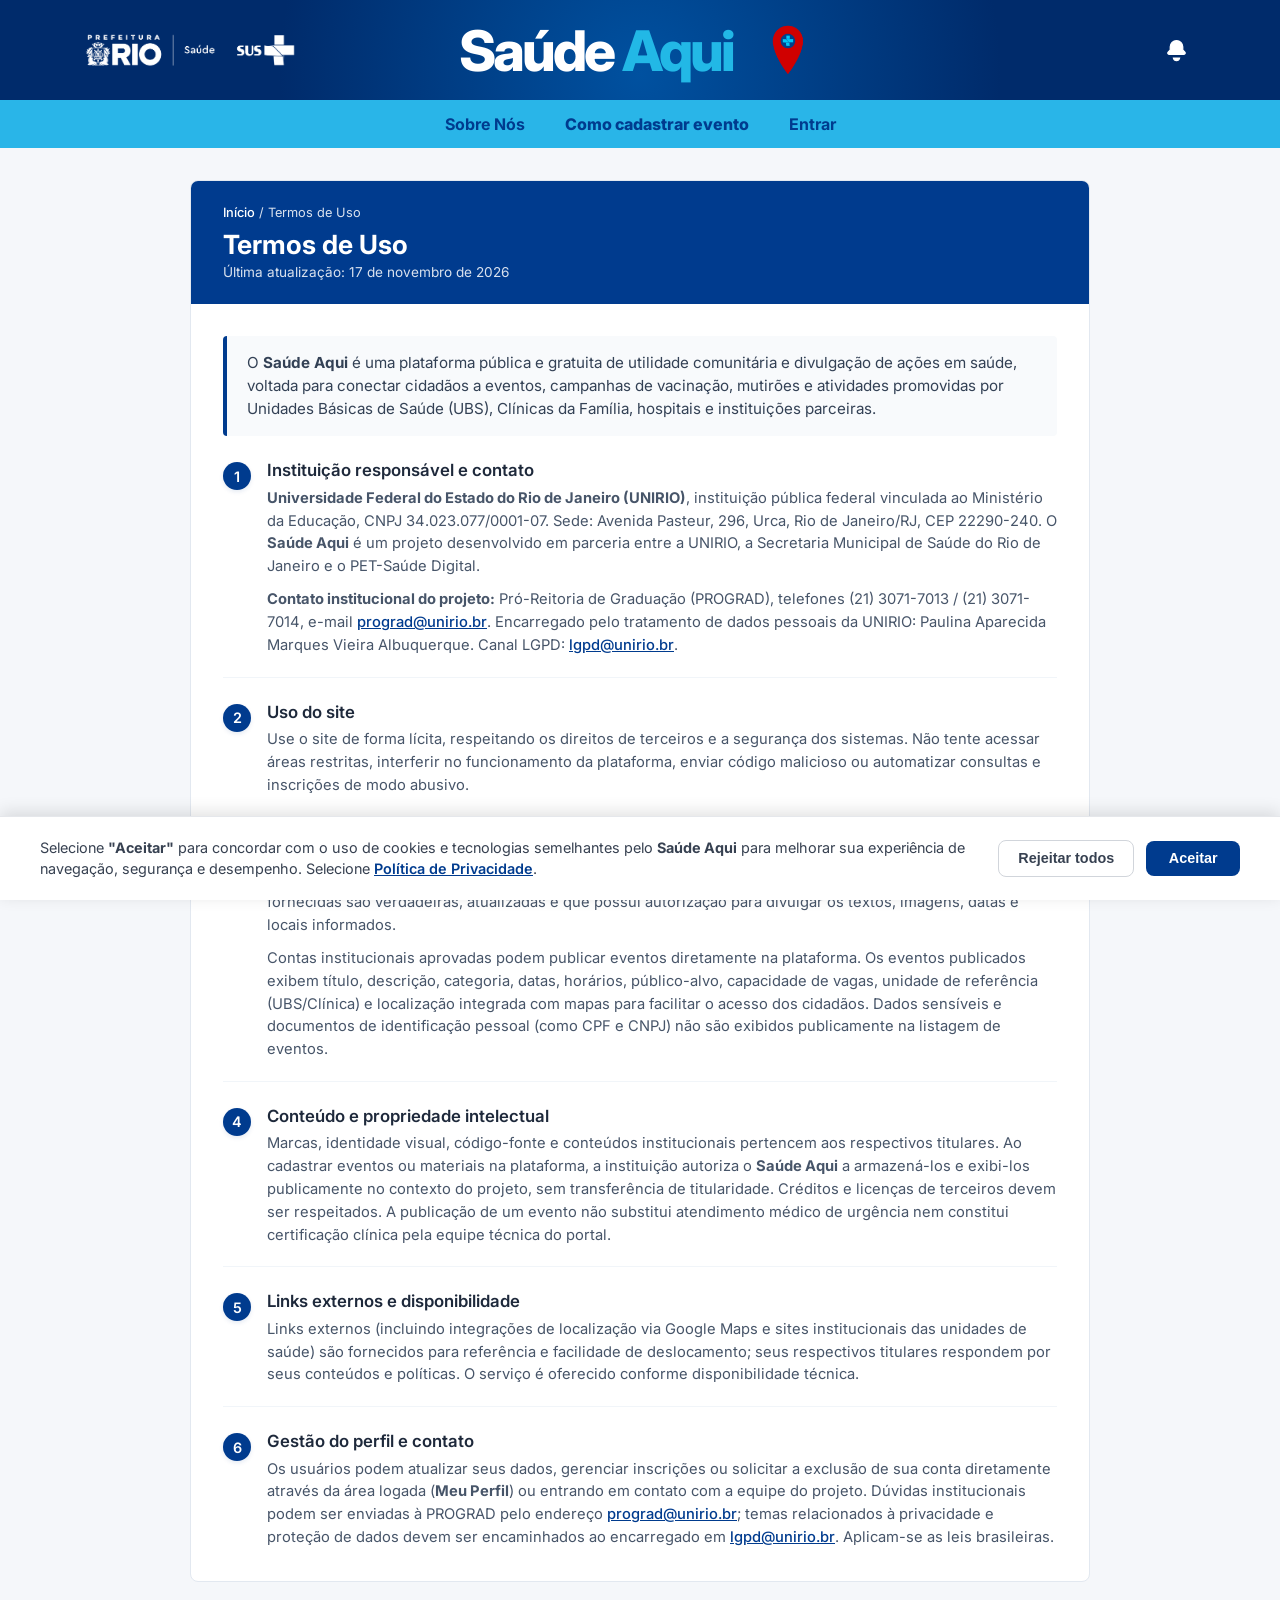
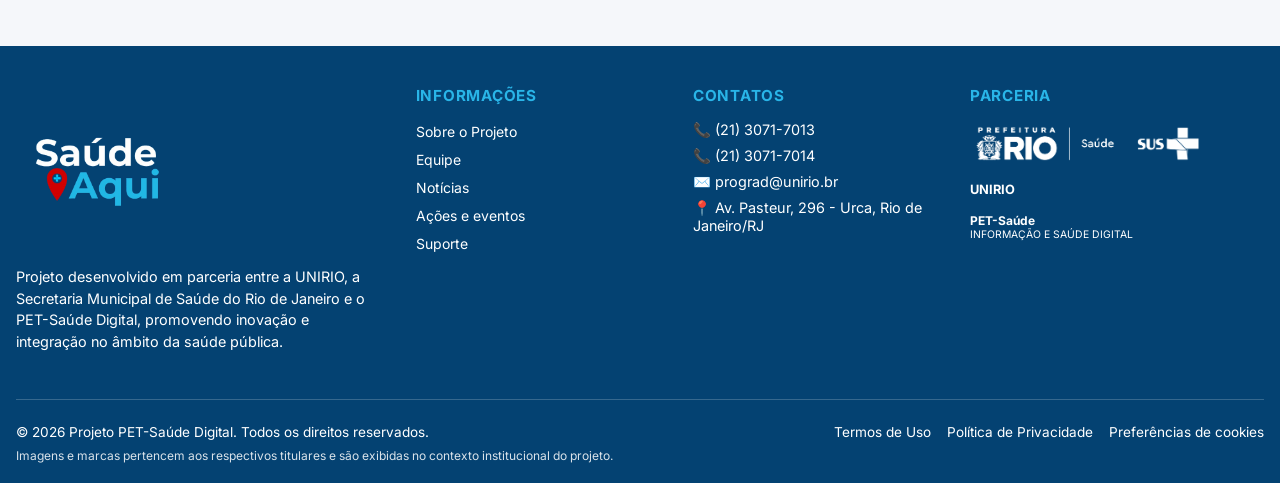
<file: termos.html>
<!DOCTYPE html>
<html lang="pt-BR">
<head>
  <meta charset="UTF-8" />
  <meta name="viewport" content="width=device-width, initial-scale=1.0" />
  <title>Termos de Uso — Saúde Aqui</title>
  <link rel="stylesheet" href="./css/global.css" />
  <link rel="stylesheet" href="./css/legal.css" />
</head>
<body>

  <!-- Cabeçalho Global -->
  <div id="header-root"></div>

  <!-- Conteúdo Principal -->
  <main class="legal-main">
    <article class="bloco-legal">
      
      <!-- Faixa azul idêntica à seção de passos da página Sobre Nós -->
      <header class="header-legal">
        <nav class="legal-breadcrumb" aria-label="Navegação estrutural">
          <a href="./index.html">Início</a> / <span>Termos de Uso</span>
        </nav>
        <h1>Termos de Uso</h1>
        <p class="legal-updated">Última atualização: 17 de novembro de 2026</p>
      </header>

      <div class="conteudo-legal">
        
        <div class="legal-intro">
          <p>
            O <strong>Saúde Aqui</strong> é uma plataforma pública e gratuita de utilidade comunitária e divulgação de ações em saúde, voltada para conectar cidadãos a eventos, campanhas de vacinação, mutirões e atividades promovidas por Unidades Básicas de Saúde (UBS), Clínicas da Família, hospitais e instituições parceiras.
          </p>
        </div>

        <div class="clausula-item">
          <span class="clausula-numero">1</span>
          <div class="clausula-conteudo">
            <h2>Instituição responsável e contato</h2>
            <p>
              <strong>Universidade Federal do Estado do Rio de Janeiro (UNIRIO)</strong>, instituição pública federal vinculada ao Ministério da Educação, CNPJ 34.023.077/0001-07. Sede: Avenida Pasteur, 296, Urca, Rio de Janeiro/RJ, CEP 22290-240. O <strong>Saúde Aqui</strong> é um projeto desenvolvido em parceria entre a UNIRIO, a Secretaria Municipal de Saúde do Rio de Janeiro e o PET-Saúde Digital.
            </p>
            <p>
              <strong>Contato institucional do projeto:</strong> Pró-Reitoria de Graduação (PROGRAD), telefones (21) 3071-7013 / (21) 3071-7014, e-mail <a href="mailto:prograd@unirio.br">prograd@unirio.br</a>. Encarregado pelo tratamento de dados pessoais da UNIRIO: Paulina Aparecida Marques Vieira Albuquerque. Canal LGPD: <a href="mailto:lgpd@unirio.br">lgpd@unirio.br</a>.
            </p>
          </div>
        </div>

        <div class="clausula-item">
          <span class="clausula-numero">2</span>
          <div class="clausula-conteudo">
            <h2>Uso do site</h2>
            <p>
              Use o site de forma lícita, respeitando os direitos de terceiros e a segurança dos sistemas. Não tente acessar áreas restritas, interferir no funcionamento da plataforma, enviar código malicioso ou automatizar consultas e inscrições de modo abusivo.
            </p>
          </div>
        </div>

        <div class="clausula-item">
          <span class="clausula-numero">3</span>
          <div class="clausula-conteudo">
            <h2>Cadastros, publicação de eventos e endereços</h2>
            <p>
              Ao cadastrar uma conta (cidadão ou institucional) ou publicar eventos, você declara que as informações fornecidas são verdadeiras, atualizadas e que possui autorização para divulgar os textos, imagens, datas e locais informados.
            </p>
            <p>
              Contas institucionais aprovadas podem publicar eventos diretamente na plataforma. Os eventos publicados exibem título, descrição, categoria, datas, horários, público-alvo, capacidade de vagas, unidade de referência (UBS/Clínica) e localização integrada com mapas para facilitar o acesso dos cidadãos. Dados sensíveis e documentos de identificação pessoal (como CPF e CNPJ) não são exibidos publicamente na listagem de eventos.
            </p>
          </div>
        </div>

        <div class="clausula-item">
          <span class="clausula-numero">4</span>
          <div class="clausula-conteudo">
            <h2>Conteúdo e propriedade intelectual</h2>
            <p>
              Marcas, identidade visual, código-fonte e conteúdos institucionais pertencem aos respectivos titulares. Ao cadastrar eventos ou materiais na plataforma, a instituição autoriza o <strong>Saúde Aqui</strong> a armazená-los e exibi-los publicamente no contexto do projeto, sem transferência de titularidade. Créditos e licenças de terceiros devem ser respeitados. A publicação de um evento não substitui atendimento médico de urgência nem constitui certificação clínica pela equipe técnica do portal.
            </p>
          </div>
        </div>

        <div class="clausula-item">
          <span class="clausula-numero">5</span>
          <div class="clausula-conteudo">
            <h2>Links externos e disponibilidade</h2>
            <p>
              Links externos (incluindo integrações de localização via Google Maps e sites institucionais das unidades de saúde) são fornecidos para referência e facilidade de deslocamento; seus respectivos titulares respondem por seus conteúdos e políticas. O serviço é oferecido conforme disponibilidade técnica.
            </p>
          </div>
        </div>

        <div class="clausula-item">
          <span class="clausula-numero">6</span>
          <div class="clausula-conteudo">
            <h2>Gestão do perfil e contato</h2>
            <p>
              Os usuários podem atualizar seus dados, gerenciar inscrições ou solicitar a exclusão de sua conta diretamente através da área logada (<strong>Meu Perfil</strong>) ou entrando em contato com a equipe do projeto. Dúvidas institucionais podem ser enviadas à PROGRAD pelo endereço <a href="mailto:prograd@unirio.br">prograd@unirio.br</a>; temas relacionados à privacidade e proteção de dados devem ser encaminhados ao encarregado em <a href="mailto:lgpd@unirio.br">lgpd@unirio.br</a>. Aplicam-se as leis brasileiras.
            </p>
          </div>
        </div>

      </div>
    </article>
  </main>

  <!-- Rodapé Global -->
  <div id="footer-root"></div>

  <script type="module">
    import { renderHeader } from './js/components/header.js';
    import { renderFooter } from './js/components/footer.js';

    document.addEventListener('DOMContentLoaded', () => {
      renderHeader(document.getElementById('header-root'), { showSearch: false });
      renderFooter(document.getElementById('footer-root'));
    });
  </script>

</body>
</html>
</file>
<file: css/global.css>
/* estilos globais do hub saude */
@import url('https://fonts.googleapis.com/css2?family=Inter:wght@400;500;600;700&display=swap');

:root {
  --cor-primaria: #22B8E6; 
  --cor-destaque: #003B8E;
  --cor-fundo: #F5F7FA; 
  --cor-fundo-claro: #FFFFFF; 
  --cor-cal-celula: #E8EDF2; 
  --cor-borda: #D6DDE5; 
  --cor-botao-inscrito: #0056B3; 
  --raio-card: 12px; 
  --raio-pill: 24px;
  --sombra-card: 0 2px 8px rgba(0, 0, 0, 0.05); 
}

*,
*::before,
*::after {
  box-sizing: border-box;
}

body {
  margin: 0;
  font-family: 'Inter', sans-serif;
  background-color: var(--cor-fundo); 
  color: #1E293B; 
  min-height: 100vh;
  -webkit-font-smoothing: antialiased;
}

/* cores rapidas pra usar no html */
.bg-hub-header { background-color: var(--cor-destaque); }
.bg-hub-page { background-color: var(--cor-fundo); }
.bg-mapa-header { background-color: var(--cor-primaria); }
.bg-cal-header { background-color: var(--cor-primaria); }
.bg-cal-cell { background-color: var(--cor-cal-celula); }
.text-hub-destaque { color: var(--cor-destaque); }
.border-hub { border-color: var(--cor-borda); }

/* tamanho exato do pin ao lado do titulo */
.pin-titulo {
  height: 90px; 
  width: auto;
  margin-left: 15px; /* agora o espaço fica do lado esquerdo da imagem */
  flex-shrink: 0; 
  object-fit: contain;
}

/* layout base */
.hub-container {
  width: 100%;
  max-width: 80rem;
  margin-left: auto;
  margin-right: auto;
  padding-left: 1rem;
  padding-right: 1rem;
}

.page-layout--centered {
  display: flex;
  flex-direction: column;
  min-height: 100vh;
}

.page-layout--centered main {
  flex: 1;
  display: flex;
  align-items: center;
  justify-content: center;
  padding: 2.5rem 1rem;
}

a {
  color: inherit;
  text-decoration: none;
}

a:hover {
  text-decoration: none;
}

/* cabecalho */
.hub-site-header {
  width: 100%;
  background: radial-gradient(circle, rgba(0,81,160,1) 0%, rgba(0,43,107,1) 56%, rgba(0,43,107,1) 100%);
  color: white;
  position: sticky;
  top: 0;
  z-index: 1000;
}

.hub-header-inner {
  display: flex;
  align-items: center;
  justify-content: space-between;
  width: 90%; /* Ajustado para melhor fluidez */
  max-width: 1200px;
  margin: 0 auto; /* Centraliza a barra sem precisar de margens negativas */
  min-height: 100px; /* Reduzido um pouco para ficar mais elegante */
  position: relative; /* CRÍTICO: Prende a logo centralizada dentro desta barra */
}

.hub-brand-left {
  display: flex;
  align-items: center;
  /* Retirada a gambiarra do margin-left: -170px que quebrava o layout */
}

/* Centraliza a logo perfeitamente na vertical e horizontal */
.hub-brand-center {
  position: absolute;
  left: 50%; 
  top: 50%;
  transform: translate(-50%, -50%); 
}

/* Define o tamanho e a fonte da logo Saúde Aqui */
.logo-saude-texto a {
  display: flex;
  align-items: center;
  gap: 8px;
  font-size: 3.5rem;
  font-weight: 800;
  color: #ffffff;
  text-decoration: none;
}

.logo-saude-texto span {
  color: #29B5E8; /* Deixa o "Aqui" em azul claro */
}

.pin-titulo {
  height: 65px;
  width: auto;
  object-fit: contain;
}

.logo-prefeitura {
  color: white;
  width: 220px;
  height: auto;
  object-fit: contain;
}


.logo-minhasaude {
  height: 60px;
  width: auto;
  object-fit: contain;
}

.hub-logo {
  flex-shrink: 0;
  width: 3.5rem;
  height: 2.5rem;
  background: #ffffff;
  border-radius: 0.25rem;
  display: flex;
  align-items: center;
  justify-content: center;
  font-size: 0.625rem;
  color: #ffffff;
  font-weight: 500;
  text-decoration: none;
}

/* =====================================================
   SINO DE NOTIFICAÇÕES
   Botão integrado ao cabeçalho azul
   ===================================================== */

.notificacoes-wrapper {
  position: relative;
  display: flex;
  align-items: center;
  margin-left: auto;
}

.notificacoes-btn {
  /* Remove o visual padrão do botão */
  background: transparent;
  border: none;

  /* Tamanho do botão */
  width: 48px;
  height: 48px;

  /* Centraliza o sino */
  display: flex;
  align-items: center;
  justify-content: center;

  /* Cor do sino */
  color: white;

  /* Remove aparência padrão */
  padding: 0;
  border-radius: 50%;

  cursor: pointer;

  /* Transição suave */
  transition: background-color 0.2s ease, transform 0.2s ease;
}

/* Quando passa o mouse */
.notificacoes-btn:hover {
  background-color: rgba(255, 255, 255, 0.12);
  transform: scale(1.05);
}

/* Quando clica */
.notificacoes-btn:active {
  transform: scale(0.95);
}

/* Faz o SVG do sino ficar bonito */
.notificacoes-btn svg {
  width: 25px;
  height: 25px;
  stroke: currentColor;
}


/* =====================================================
   CONTADOR VERMELHO
   ===================================================== */

.notificacoes-contador {
  position: absolute;

  /* Canto superior direito do sino */
  top: 2px;
  right: 0px;

  min-width: 18px;
  height: 18px;

  padding: 0 4px;

  display: flex;
  align-items: center;
  justify-content: center;

  background-color: #e53935;
  color: white;

  border-radius: 999px;

  font-size: 11px;
  font-weight: 700;

  border: 2px solid #063b82;
}

/* Quando não existem notificações */
.notificacoes-contador.is-hidden {
  display: none;
}


/* =====================================================
   PAINEL DE NOTIFICAÇÕES
   ===================================================== */

.notificacoes-painel {
  position: absolute;
  top: 58px;
  right: 0;
  width: 360px;
  background: white;
  border-radius: 12px;
  box-shadow: 0 8px 25px rgba(0, 0, 0, 0.18);
  border: 1px solid #dbe3ed;
  overflow: hidden;
  z-index: 1000;
  color: #334155;
}

.notificacoes-btn .hub-icon {
  color: white;
}

.notificacoes-btn svg {
  width: 25px;
  height: 25px;
}

.notificacoes-painel.is-hidden {
  display: none;
}


/* Cabeçalho do painel */

.notificacoes-cabecalho {
  display: flex;
  align-items: center;
  justify-content: space-between;
  padding: 16px 18px;
  border-bottom: 1px solid #e5e7eb;
}

.notificacoes-cabecalho h3 {
  margin: 0;
  color: #064597;
  font-size: 17px;
}

.notificacoes-marcar {
  background: none;
  border: none;
  color: #1769aa;
  font-size: 12px;
  font-weight: 600;
  cursor: pointer;
}

.notificacoes-marcar:hover {
  text-decoration: underline;
}


/* =====================================================
   ITENS DAS NOTIFICAÇÕES
   ===================================================== */

.notificacoes-lista {
  max-height: 360px;
  overflow-y: auto;
  color: #334155;
}

.notificacao-login {
  padding: 24px;
  display: flex;
  flex-direction: column;
  align-items: flex-start;
  gap: 18px;
}

.notificacao-login p {
  color: #334155;
  margin: 0;
  line-height: 1.8;
  white-space: normal;
}

.btn-notificacao-login {
  display: inline-block;
  color: #003B8E;
  margin: 0;
}

.notificacao-item {
  width: 100%;
  display: flex;
  align-items: flex-start;
  gap: 10px;
  padding: 14px 18px;
  background: white;
  border: none;
  border-bottom: 1px solid #edf0f4;
  text-align: left;
  cursor: pointer;
  transition: background-color 0.2s ease;
}

.notificacao-item:hover {
  background-color: #f5f9fd;
}


/* Bolinha indicando notificação nova */
.notificacao-ponto {
  width: 8px;
  height: 8px;
  flex-shrink: 0;
  margin-top: 5px;
  background-color: #e53935;
  border-radius: 50%;
}


/* Conteúdo */
.notificacao-conteudo {
  display: flex;
  flex-direction: column;
  gap: 3px;
}

.notificacao-conteudo strong {
  color: #123b69;
  font-size: 14px;
}

.notificacao-conteudo span {
  color: #4b5563;
  font-size: 13px;
  line-height: 1.4;
}

.notificacao-conteudo small {
  color: #9ca3af;
  font-size: 11px;
}

/*fim da notificação*/

/* barra de pesquisa */
.hub-search-wrap {
  display: flex;
  flex-direction: column;
  align-items: center;
  justify-content: center;
  width: 100%;
  max-width: 36rem;
  min-width: 200px;
  margin: 20px auto;
  position: relative;
}

.hub-search {
  display: flex;
  background: #fff;
  border-radius: var(--raio-pill);
  overflow: hidden;
  box-shadow: 0 1px 3px rgba(0, 0, 0, 0.1);
  width: 100%;
  font-size: 0.875rem;
  color: #4b5563;
}

.hub-search-field {
  flex: 1;
  display: flex;
  align-items: center;
  gap: 0.5rem;
  padding: 0.375rem 0.5rem 0.375rem 0.75rem;
  margin: 0;
  min-width: 0;
}

.hub-search-field--divider {
  border-right: 1px solid #e5e7eb;
}

.hub-search-input {
  flex: 1;
  min-width: 0;
  border: none;
  background: transparent;
  font: inherit;
  color: #374151;
  padding: 0.25rem 0;
  outline: none;
}

.hub-search-input::placeholder {
  color: #9ca3af;
}

.hub-search-filtros-btn {
  flex-shrink: 0;
  width: 1.75rem;
  height: 1.75rem;
  border: none;
  border-radius: 50%;
  background: #f3f4f6;
  color: #6b7280;
  cursor: pointer;
  font-size: 0.75rem;
  line-height: 1;
  display: flex;
  align-items: center;
  justify-content: center;
}

.hub-search-filtros-btn:hover,
.hub-search-filtros-btn[aria-expanded='true'] {
  background: var(--cor-fundo-claro);
  color: var(--cor-destaque);
}

.hub-search-filtros {
  position: absolute;
  top: calc(100% + 0.5rem);
  left: 0;
  right: 0;
  z-index: 45;
  background: #fff;
  border: 2px solid var(--cor-borda);
  border-radius: 0.75rem;
  padding: 1rem;
  box-shadow: 0 8px 24px rgba(0, 0, 0, 0.12);
}

.hub-search-filtros__titulo {
  margin: 0 0 0.75rem;
  font-size: 0.75rem;
  font-weight: 700;
  color: var(--cor-destaque);
  text-transform: uppercase;
  letter-spacing: 0.04em;
}

.hub-search-filtros__grid {
  display: grid;
  grid-template-columns: repeat(2, 1fr);
  gap: 0.75rem;
}

#painel-filtros-local .hub-search-filtros__grid {
  grid-template-columns: repeat(3, 1fr);
}

@media (max-width: 640px) {
  #painel-filtros-local .hub-search-filtros__grid {
    grid-template-columns: 1fr;
  }
}

@media (max-width: 520px) {
  .hub-search-filtros__grid {
    grid-template-columns: 1fr;
  }
}

/* esconde texto mas deixa pro leitor de tela */
.sr-only {
  position: absolute;
  width: 1px;
  height: 1px;
  padding: 0;
  margin: -1px;
  overflow: hidden;
  clip: rect(0, 0, 0, 0);
  white-space: nowrap;
  border: 0;
}

/* icones */
.hub-icon {
  width: 1rem;
  height: 1rem;
  flex-shrink: 0;
  color: var(--cor-destaque);
}

.hub-icon--lg {
  width: 1.25rem;
  height: 1.25rem;
}

.hub-icon--xl {
  width: 2rem;
  height: 2rem;
}

.hub-icon--filtros,
.hub-icon--menu {
  color: #6b7280;
}

.hub-search-filtros-btn:hover .hub-icon--filtros,
.hub-search-filtros-btn[aria-expanded='true'] .hub-icon--filtros {
  color: var(--cor-destaque);
}

/* botoes e avatar do header */
.hub-profile-pill {
  display: flex;
  align-items: center;
  gap: 0.5rem;
  background: #fff;
  border-radius: var(--raio-pill);
  padding: 0.375rem 0.5rem;
  color: #374151;
  
}

.hub-icon-btn {
  padding: 0.5rem;
  border: none;
  background: transparent;
  border-radius: var(--raio-pill);
  cursor: pointer;
  display: flex;
  align-items: center;
  justify-content: center;
}

.hub-icon-btn:hover {
  background: #f3f4f6;
}

.hub-icon-btn svg {
  width: 1.25rem;
  height: 1.25rem;
}

.hub-avatar {
  width: 2.25rem;
  height: 2.25rem;
  border-radius: 50%;
  background: var(--cor-destaque);
  color: #fff;
  font-size: 0.875rem;
  font-weight: 700;
  border: none;
  cursor: pointer;
  display: flex;
  align-items: center;
  justify-content: center;
  text-decoration: none;
  transition: opacity 0.15s ease;
}

.hub-avatar:hover {
  opacity: 0.9;
}

/* popover (balao do mapa e calendario) */
.hub-popover {
  position: absolute;
  z-index: 9999999;
  min-width: 11rem;
  max-width: 14rem;
  padding: 0.625rem 0.75rem;
  background: #fff;
  border: 2px solid var(--cor-borda);
  border-radius: 0.5rem;
  box-shadow: 0 8px 20px rgba(0, 0, 0, 0.18);
  opacity: 0;
  visibility: hidden;
  pointer-events: auto;
  transition: opacity 0.15s ease, visibility 0.15s ease;
}

.hub-popover::before {
  content: "";
  position: absolute;
  width: 0.75rem;
  height: 0.75rem;
  background: #fff;
  border-left: 2px solid var(--cor-borda);
  border-top: 2px solid var(--cor-borda);
  transform: rotate(45deg);
}

/* forca o calendario a nao cortar o balaozinho */
.cal-evento-mini-wrap {
  position: relative !important;
  display: block !important; 
  width: 100% !important;
  overflow: visible !important; 
}

#calendario-grid,
.cal-dia,
.cal-dia__eventos,
.cal-cell,
td, tr {
  overflow: visible !important; 
}

.cal-evento-mini-wrap .hub-popover {
  position: absolute !important;
  z-index: 99999999 !important; 
  width: 200px !important;
  min-width: 200px !important;
  height: auto !important;
  bottom: calc(100% + 8px) !important;
  left: 50% !important;
  top: auto !important;
  right: auto !important;
  transform: translateX(-50%) !important; 
}

.cal-evento-mini-wrap:hover .hub-popover,
.cal-evento-mini:hover + .hub-popover,
.cal-evento-mini-wrap.is-popover-open .hub-popover {
  opacity: 1 !important;
  visibility: visible !important;
  pointer-events: auto !important;
  display: block !important; 
}

.cal-evento-mini-wrap:hover .cal-evento-mini {
  position: relative;
  z-index: 1 !important;
}

.cal-evento-mini-wrap .hub-popover::before {
  content: "";
  position: absolute;
  bottom: -6px;
  left: 50%;
  transform: translateX(-50%) rotate(45deg);
  border-left: none;
  border-top: none;
  border-right: 2px solid var(--cor-borda);
  border-bottom: 2px solid var(--cor-borda);
}

.cal-evento-mini-wrap:hover .cal-evento-mini,
.cal-evento-mini-wrap.is-popover-open .cal-evento-mini {
  position: relative;
  z-index: 1 !important;
}

/* estilo dos textos dentro do popover */
.hub-popover__tipo {
  display: flex;
  align-items: center;
  gap: 0.25rem;
  margin: 0 0 0.25rem;
  font-size: 0.6rem;
  font-weight: 700;
  text-transform: uppercase;
  color: var(--cor-destaque);
}

.hub-popover__tipo .hub-icon {
  width: 0.75rem;
  height: 0.75rem;
}

.hub-popover__titulo {
  margin: 0 0 0.25rem;
  font-size: 0.7rem;
  font-weight: 700;
  line-height: 1.2;
}

.hub-popover__meta {
  margin: 0 0 0.5rem;
  font-size: 0.6rem;
  color: #4b5563;
  line-height: 1.3;
}

.hub-popover__link {
  display: inline-block;
  font-size: 0.65rem;
  font-weight: 700;
  color: #fff;
  background: var(--cor-destaque);
  padding: 0.25rem 0.5rem;
  border-radius: 0.25rem;
  text-decoration: none;
}

.hub-popover__link:hover {
  opacity: 0.9;
}

.hub-popover--posto {
  border-color: var(--cor-destaque);
}

/* menu dropdown */
.hub-dropdown {
  position: absolute;
  right: 1rem;
  top: 4rem;
  background: #fff;
  color: #1f2937;
  border-radius: 0.5rem;
  box-shadow: 0 10px 25px rgba(0, 0, 0, 0.15);
  border: 1px solid #e5e7eb;
  padding: 0.5rem 0;
  min-width: 200px;
  z-index: 50;
}

.hub-dropdown.is-hidden,
.is-hidden {
  display: none !important;
}

.hub-dropdown-label {
  padding: 0.5rem 1rem;
  font-size: 0.75rem;
  color: #6b7280;
  border-bottom: 1px solid #f3f4f6;
  margin: 0;
}

.hub-dropdown-item {
  display: block;
  width: 100%;
  text-align: left;
  padding: 0.5rem 1rem;
  font-size: 0.875rem;
  border: none;
  background: transparent;
  cursor: pointer;
  color: inherit;
  text-decoration: none;
  font-family: inherit;
}

.hub-dropdown-item:hover {
  background: #f0f0f0;
}

.hub-dropdown hr {
  margin: 0.25rem 0;
  border: none;
  border-top: 1px solid #f3f4f6;
}

/* modal (janelas que pulam na tela) */
.hub-modal {
  position: fixed;
  inset: 0;
  z-index: 50;
  display: flex;
  align-items: flex-start;
  justify-content: center;
  padding: 6rem 1rem 1rem;
  background: rgba(0, 0, 0, 0.35);
}

.hub-modal-panel {
  background: #fff;
  border-radius: 1rem;
  box-shadow: 0 20px 40px rgba(0, 0, 0, 0.2);
  width: 100%;
  max-width: 28rem;
  padding: 1.5rem;
  position: relative;
}

.hub-modal-close {
  position: absolute;
  top: 0.75rem;
  right: 0.75rem;
  border: none;
  background: transparent;
  font-size: 1.5rem;
  color: #9ca3af;
  cursor: pointer;
  line-height: 1;
}

.hub-modal-close:hover {
  color: #4b5563;
}

.hub-modal-title {
  font-size: 1.125rem;
  font-weight: 700;
  color: var(--cor-destaque);
  margin: 0 0 1rem;
}

.hub-modal-form {
  display: flex;
  flex-direction: column;
  gap: 1rem;
  font-size: 0.875rem;
}

/* botoes gerais */
.hub-btn {
  display: inline-flex;
  align-items: center;
  justify-content: center;
  font-family: inherit;
  font-weight: 700;
  border: none;
  cursor: pointer;
  text-decoration: none;
  transition: opacity 0.15s ease;
  border-radius: 0.75rem;
}

.hub-btn:hover {
  opacity: 0.9;
}

.hub-btn--primary {
  background-color: var(--cor-destaque);
  color: #fff;
  padding: 0.75rem 1.5rem;
}

.hub-btn--primary.hub-btn--block {
  width: 100%;
}

.hub-btn--outline {
  background: transparent;
  color: var(--cor-destaque);
  border: 2px solid var(--cor-borda);
  padding: 0.75rem 1.5rem;
}

.hub-btn--outline:hover {
  background: #fdf2f8;
  opacity: 1;
}

/* inputs de form */
.hub-label {
  display: block;
  font-size: 0.875rem;
  font-weight: 500;
  margin-bottom: 0.25rem;
}

.hub-input,
.hub-select {
  width: 100%;
  border: 1px solid var(--cor-borda); 
  border-radius: 8px; 
  padding: 0.625rem 1rem;
  font-family: inherit;
  font-size: 0.875rem;
  background: var(--cor-fundo-claro); 
  color: #1E293B;
}

.hub-input:focus,
.hub-select:focus {
  outline: none;
  box-shadow: 0 0 0 2px var(--cor-destaque);
}

.hub-select--modal {
  border: 1px solid #d1d5db;
  background: #fff;
  border-radius: 0.5rem;
}

/* cards e paineis */
.hub-panel {
  background: #fff;
  border-radius: 1rem;
  overflow: hidden;
  box-shadow: var(--sombra-card);
}

.hub-panel-header {
  display: flex;
  align-items: center;
  gap: 0.5rem;
  padding: 0.75rem 1rem;
  color: #fff;
  font-size: 0.875rem;
  font-weight: 700;
  letter-spacing: 0.05em;
}

.hub-card-auth {
  background: #fff;
  border-radius: 1.5rem;
  box-shadow: var(--sombra-card);
  border: 4px solid var(--cor-borda);
  overflow: hidden;
  width: 100%;
  max-width: 28rem;
}

.hub-card-auth-header {
  background-color: var(--cor-destaque);
  color: #fff;
  text-align: center;
  padding: 1.5rem 1rem;
}

.hub-card-auth-header h1,
.hub-card-auth-header h2 {
  margin: 0;
  font-size: 1.25rem;
}

.hub-card-auth-header p {
  margin: 0.25rem 0 0;
  font-size: 0.875rem;
  opacity: 0.9;
}

.hub-card-auth-body {
  padding: 1.5rem 2rem;
}

.hub-form {
  display: flex;
  flex-direction: column;
  gap: 1.25rem;
}

.hub-tag {
  display: inline-block;
  border: 2px solid var(--cor-borda);
  color: var(--cor-destaque);
  padding: 0.25rem 1rem;
  border-radius: var(--raio-pill);
  font-size: 0.75rem;
  font-weight: 500;
  background: #fff;
}

.hub-link {
  color: var(--cor-destaque);
  font-weight: 700;
  text-decoration: underline;
}

.hub-link:hover {
  opacity: 0.9;
}

.hub-link--muted {
  color: #6b7280;
  font-weight: 400;
  font-size: 0.75rem;
  text-decoration: none;
}

.hub-link--muted:hover {
  color: var(--cor-destaque);
}

.hub-meta-row {
  display: flex;
  align-items: center;
  gap: 0.5rem;
  font-size: 0.875rem;
}

/* rodape */
/* --- ESTILOS DO RODAPÉ (Fundo Azul + Letras Brancas) --- */

.hub-footer {
  background-color: #044272; /* Seu azul escuro */
  color: #FFFFFF; /* Letras brancas por padrão */
  padding: 40px 0 20px 0;
  margin-top: auto;
}

/* Grid das 3 colunas principais */
.hub-footer-grid {
  display: grid;
  grid-template-columns: 1fr 1.2fr 1fr;
  gap: 30px;
  align-items: start;
}

@media (max-width: 768px) {
  .hub-footer-grid {
    grid-template-columns: 1fr; /* Empilha no celular */
  }
}

/* Títulos das colunas */
.hub-footer-title {
  font-size: 1rem;
  font-weight: 800;
  color: #FFFFFF;
  margin: 0 0 16px 0;
  text-transform: uppercase;
  letter-spacing: 0.05em;
}

/* Coluna 1: Lista de Links */
.hub-footer-links {
  list-style: none;
  padding: 0;
  margin: 0;
  display: flex;
  flex-direction: column;
  gap: 10px;
}

.hub-footer-links a {
  color: #D6DDE5; /* Branco suave para os links */
  font-size: 0.875rem;
  text-decoration: none;
  transition: color 0.2s;
}

.hub-footer-links a:hover {
  color: #22B8E6; /* Azul claro ao passar o mouse */
}

/* Coluna 2: Informações de Contato */
.hub-footer-contact {
  display: flex;
  flex-direction: column;
  gap: 8px;
  font-size: 0.875rem;
  color: #D6DDE5;
}

.hub-footer-contact p {
  margin: 0;
}

.hub-footer-socials {
  display: flex;
  gap: 12px;
  margin-top: 8px;
  font-size: 0.85rem;
  color: #FFFFFF;
}

/* Coluna 3: Ajuste da Logo/Imagem da Direita */
.hub-footer-logo-col {
  display: flex;
  justify-content: flex-end;
}

.hub-footer-logo img {
  max-width: 240px;
  height: auto;
  object-fit: contain;
}

/* Linha Divisória Fina */
.hub-footer-divider {
  border: none;
  border-top: 1px solid rgba(255, 255, 255, 0.15);
  margin: 30px 0 20px 0;
}

/* Rodapé Inferior (Copyright e Termos) */
.hub-footer-bottom {
  display: flex;
  justify-content: space-between;
  align-items: center;
  flex-wrap: wrap;
  gap: 15px;
  font-size: 0.75rem;
  color: #A0AEC0;
}

.hub-footer-copy {
  margin: 0;
}

.hub-footer-legal {
  display: flex;
  gap: 8px;
  align-items: center;
}

.hub-footer-legal a {
  color: #A0AEC0;
  text-decoration: none;
}

.hub-footer-legal a:hover {
  color: #FFFFFF;
}

.logo-saude-texto {
  font-size: 4rem; 
  font-weight: 700;
  color: #FFFFFF;
  letter-spacing: -0.05em;
  margin: 0;
  display: flex;
  align-items: center;
  line-height: 1; 
  white-space: nowrap; 
}

.logo-saude-texto span {
  color: var(--cor-primaria);
  margin-left: 2px;
}

/* barra azul clara - menu secundario */
.hub-nav-secundaria {
  background-color: #29B5E8;
  width: 100%;
  display: flex;
  align-items: center;
  min-height: 48px; 
}

/* alinha os botoes no centro */
.nav-links {
  display: flex;
  flex-wrap: wrap;
  align-items: center;
  justify-content: center;
  gap: 16px;
  width: 100%;
  padding: 0 16px; 
}

/* botoes do menu */
.nav-item {
  color: #003B8E;
  text-decoration: none;
  font-weight: 700;
  font-size: 1rem;
  padding: 6px 12px; 
  border-radius: 4px;
  transition: background-color 0.2s, color 0.2s;
 
  display: flex;
  align-items: center;
  gap: 6px;
  background: transparent;
  border: none;
  cursor: pointer;
  font-family: inherit;
}

.nav-item:hover,
.nav-item:focus {
  background-color: #003B8E;
  color: #FFFFFF;
  outline: none;
}

/* segura o dropdown embaixo do botao */
.nav-dropdown-wrapper {
  position: relative;
  display: flex;
}

.setinha {
  font-size: 0.7rem; 
}

/* menu de trocar perfil */
#perfil-dropdown {
  position: absolute;
  top: 100%; 
  left: 50%; 
  transform: translateX(-50%); 
  margin-top: 4px; 
  z-index: 999;
  min-width: 180px;
}

/* =========================================
   CAMPO DE SENHA COM BOTÃO MOSTRAR/OCULTAR
   ========================================= */

.campo-senha {
  position: relative;
  width: 100%;
}

.campo-senha .hub-input {
  width: 100%;
  padding-right: 3rem;
  box-sizing: border-box;
}

.btn-olho-senha {
  position: absolute;
  right: 0.75rem;
  top: 50%;
  transform: translateY(-50%);
  border: none;
  background: transparent;
  cursor: pointer;
  padding: 0.3rem;
  line-height: 1;
  opacity: 0.7;
  display: flex;
  align-items: center;
  justify-content: center;
}

.btn-olho-senha:hover {
  opacity: 1;
}

.btn-olho-senha img {
  width: 20px;
  height: 20px;
  object-fit: contain;
}

.btn-olho-senha:focus-visible {
  outline: 2px solid var(--cor-destaque);
  border-radius: 4px;
}
</file>
<file: css/admin-dashboard.css>
/* ==========================================================================
   PAINEL ADMINISTRATIVO (PADRÃO HUB SAÚDE - MODERNIZADO)
   ========================================================================== */

.admin-layout {
  display: flex;
  gap: 1.5rem;
  padding: 1.5rem 1rem 3rem;
  align-items: flex-start;
  width: 100%;
  box-sizing: border-box;

  /* Garante que o conteúdo ocupe a altura total da tela descontando Header + Footer */
  min-height: calc(100vh - 180px);
}

/* --------------------------------------------------------------------------
   1. MENU LATERAL (SIDEBAR)
   -------------------------------------------------------------------------- */
.admin-sidebar {
  width: 220px;
  flex-shrink: 0;
  display: flex;
  flex-direction: column;
  gap: 0.5rem;
  background: #fff;
  border: 2px solid var(--cor-borda);
  border-radius: 1rem;
  padding: 1rem;
  box-shadow: var(--sombra-card);
}

.admin-side-btn {
  display: flex;
  align-items: center;
  justify-content: center;
  padding: 0.75rem 1rem;
  border-radius: 0.5rem;
  background-color: var(--cor-fundo-claro, #f8fafc);
  border: 1px solid var(--cor-borda);
  color: #4b5563;
  font-weight: 700;
  font-size: 0.8rem;
  text-decoration: none;
  text-transform: uppercase;
  letter-spacing: 0.05em;
  transition: all 0.2s ease;
}

/* Efeito ao passar o mouse */
.admin-side-btn:hover {
  background-color: #f1f5f9;
  color: var(--cor-destaque);
  transform: translateX(2px);
}

/* Estilo para quando a classe .active for aplicada no elemento */
.admin-side-btn.active {
  background-color: var(--cor-destaque);
  border-color: var(--cor-destaque);
  color: #ffffff;
}

/* --------------------------------------------------------------------------
   2. PAINEL PRINCIPAL
   -------------------------------------------------------------------------- */
.admin-main-panel {
  flex: 1;
  display: flex;
  flex-direction: column;
  gap: 1.5rem;
}

/* Banner de Boas-Vindas */
.admin-welcome-box {
  background: #fff;
  border: 2px solid var(--cor-borda);
  border-radius: 1rem;
  padding: 1.25rem 1.5rem;
  box-shadow: var(--sombra-card);
  position: relative;
  overflow: hidden;
}

.admin-welcome-box::after {
  content: '';
  position: absolute;
  top: 0;
  left: 0;
  width: 4px;
  height: 100%;
  background-color: var(--cor-destaque);
}

.admin-welcome-box h2 {
  margin: 0 0 0.25rem 0;
  font-size: 1.25rem;
  font-weight: 700;
  color: var(--cor-destaque);
  text-transform: uppercase;
  letter-spacing: 0.02em;
}

.admin-welcome-box p {
  margin: 0;
  font-size: 0.875rem;
  color: #4b5563;
}

/* --------------------------------------------------------------------------
   3. CARDS DE MÉTRICAS (E FILTROS INTERATIVOS)
   -------------------------------------------------------------------------- */
.admin-cards-container {
  display: grid;
  grid-template-columns: repeat(3, 1fr);
  gap: 1rem;
}

.admin-card {
  background: #fff;
  border: 2px solid var(--cor-borda);
  border-radius: 0.75rem;
  padding: 1.5rem 1rem;
  text-align: center;
  display: flex;
  flex-direction: column;
  align-items: center;
  justify-content: center;
  box-shadow: var(--sombra-card);
  cursor: pointer; /* Torna evidente que são interativos para os filtros */
  transition: all 0.2s cubic-bezier(0.4, 0, 0.2, 1);
}

.admin-card:hover {
  transform: translateY(-4px);
  border-color: var(--cor-destaque);
  box-shadow: 0 10px 20px rgba(0, 0, 0, 0.08);
}

.admin-card-num {
  display: block;
  font-size: 2rem;
  font-weight: 800;
  color: var(--cor-destaque);
  line-height: 1.2;
  margin-bottom: 0.25rem;
}

.admin-card-label {
  font-size: 0.75rem;
  font-weight: 700;
  color: #4b5563;
  text-transform: uppercase;
  letter-spacing: 0.05em;
}

/* --------------------------------------------------------------------------
   4. SEÇÃO DE LISTAGEM DE INSTITUIÇÕES E FILTROS (NOVO)
   -------------------------------------------------------------------------- */
.admin-content-section {
  background: #fff;
  border: 2px solid var(--cor-borda);
  border-radius: 1rem;
  padding: 1.5rem;
  box-shadow: var(--sombra-card);
  margin-top: 0.5rem;
}

.admin-content-section h3 {
  font-size: 1.1rem;
  font-weight: 700;
  color: #1e293b;
  margin-top: 0;
  margin-bottom: 1rem;
  text-transform: uppercase;
  letter-spacing: 0.03em;
}

#tabela-unidades-corpo {
  display: flex;
  flex-direction: column;
  gap: 0.75rem;
}

.hub-admin-card-item {
  display: flex;
  align-items: center;
  justify-content: space-between;
  background: #f8fafc;
  border: 1px solid var(--cor-borda);
  padding: 1rem 1.25rem;
  border-radius: 0.75rem;
  transition: all 0.2s ease;
}

.hub-admin-card-item:hover {
  background: #f1f5f9;
  border-color: #cbd5e1;
  transform: translateX(4px);
}

.hub-admin-info h4 {
  font-size: 0.95rem;
  font-weight: 700;
  color: #1e293b;
  margin: 0 0 0.2rem 0;
}

.hub-admin-info p {
  font-size: 0.85rem;
  color: #64748b;
  margin: 0;
}

/* Badges de Status Modernos */
.hub-badge {
  padding: 0.35rem 0.75rem;
  border-radius: 9999px;
  font-size: 0.7rem;
  font-weight: 700;
  letter-spacing: 0.05em;
  text-transform: uppercase;
}

.hub-badge--ativo {
  background-color: #dcfce7;
  color: #166534;
  border: 1px solid #bbf7d0;
}

.hub-badge--pendente {
  background-color: #fef9c3;
  color: #854d0e;
  border: 1px solid #fef08a;
}

.hub-badge--bloqueado {
  background-color: #fee2e2;
  color: #991b1b;
  border: 1px solid #fecaca;
}

/* Estados de Loading e Vazio */
.hub-loading-msg,
.hub-empty-msg {
  text-align: center;
  padding: 2.5rem;
  color: #64748b;
  font-size: 0.9rem;
  font-style: italic;
  background: #f8fafc;
  border-radius: 0.75rem;
  border: 2px dashed var(--cor-borda);
}

/* --------------------------------------------------------------------------
   RESPONSIVIDADE
   -------------------------------------------------------------------------- */
@media (max-width: 768px) {
  .admin-layout {
    flex-direction: column;
  }

  .admin-sidebar {
    width: 100%;
  }
}

@media (max-width: 520px) {
  .admin-cards-container {
    grid-template-columns: 1fr;
  }
  
  .hub-admin-card-item {
    flex-direction: column;
    align-items: flex-start;
    gap: 0.75rem;
  }
}
</file>
<file: css/cadastro.css>
/* Página de cadastro */

.page-cadastro main {
  flex: 1;
  max-width: 70rem;
  width: 100%;
  margin: 0 auto;
  padding: 2rem 1rem;
}

.cadastro-tipo-btn {
  width: 100%;
  display: flex;
  align-items: center;
  gap: 1rem;
  padding: 1rem;
  border-radius: 1rem;
  border: 2px solid var(--cor-borda);
  background: var(--cor-fundo-claro);
  cursor: pointer;
  text-align: left;
  font-family: inherit;
  transition: background 0.15s ease, box-shadow 0.15s ease, transform 0.15s ease;
}

.cadastro-tipo-btn:hover {
  background: var(--cor-fundo-claro);
}

.cadastro-tipo-btn.is-selected {
  box-shadow: 0 0 0 4px var(--cor-destaque);
  transform: scale(1.02);
}

.cadastro-tipo-btn__icon {
  width: 3rem;
  height: 3rem;
  border-radius: 50%;
  display: flex;
  align-items: center;
  justify-content: center;
  font-size: 1.25rem;
  flex-shrink: 0;
  color: #fff;
}

.cadastro-tipo-btn__icon--comum {
  background-color: var(--cor-destaque);
}

.cadastro-tipo-btn__icon--inst {
  background-color: var(--cor-primaria);
}

.cadastro-tipo-btn__title {
  font-weight: 700;
  display: block;
}

.cadastro-tipo-btn__desc {
  font-size: 0.75rem;
  color: #4b5563;
}

.cadastro-step-actions {
  display: flex;
  gap: 1rem;
  padding-top: 1.5rem;
  margin-top: 1.5rem;
  border-top: 1px solid var(--cor-borda, #e2e8f0);
}

.cadastro-step-actions .hub-btn {
  flex: 1;
}

.cadastro-sucesso {
  padding: 2rem;
  text-align: center;
}

.cadastro-sucesso__emoji {
  font-size: 3rem;
  margin-bottom: 1rem;
}

.cadastro-sucesso h2 {
  font-size: 1.25rem;
  font-weight: 700;
  color: var(--cor-destaque);
  margin: 0 0 0.5rem;
}

.cadastro-sucesso p {
  font-size: 0.875rem;
  color: #4b5563;
  margin: 0 0 1.5rem;
}

.cadastro-tipo-list {
  display: flex;
  flex-direction: column;
  gap: 1rem;
}

.cadastro-login-link {
  text-align: center;
  font-size: 0.875rem;
  color: #4b5563;
  margin: 0;
}

.cadastro-perfil-label {
  font-weight: 700;
}

/* =========================================================
   CONTROLE DE CARD E CABEÇALHO AZUL (ESTILO DA IMAGEM)
   ========================================================= */

/* Card base */
.page-cadastro .hub-card-auth {
  max-width: 520px;
  width: 100%;
  margin: 0 auto;
  padding: 0 !important; /* Remove o padding do card para o cabeçalho sangrar até a borda */
  border-radius: 1rem !important;
  overflow: hidden !important; /* Garante o encaixe perfeito das bordas arredondadas */
  background: #fff;
  transition: max-width 0.25s ease-in-out;
}

/* O card de escolha do tipo de cadastro permanece com o tamanho original. */

/* Cadastro comum: formulário menor e mais compacto. */
.page-cadastro.cadastro-comum #step-form {
  max-width: 520px;
}

/* Cadastro institucional: formulário maior para comportar os campos em duas colunas. */
.page-cadastro.cadastro-institucional #step-form {
  max-width: 1100px;
}

/* Aumenta o espaçamento vertical entre os campos do formulário */
#campos-dinamicos > div {
  margin-bottom: 18px;
}

/* Cria espaço entre o cabeçalho azul e o primeiro campo */
.page-cadastro #campos-dinamicos {
  padding-top: 1rem;
}

/* Estilização do cabeçalho azul colado no topo */
.page-cadastro .hub-card-header,
.page-cadastro [class*="card-header"],
.page-cadastro [class*="header-blue"] {
  background-color: var(--cor-primaria, #004691) !important;
  color: #ffffff !important;
  padding: 1.5rem 1rem !important;
  text-align: center !important;
  margin: 0 0 2rem 0 !important;
  border-radius: 0 !important; /* Reseta bordas para respeitar o overflow: hidden do pai */
}

/* Conteúdo interno com padding para não encostar na borda branca do card */
.page-cadastro .hub-card-body,
.page-cadastro form,
.page-cadastro #step-tipo,
.page-cadastro #step-sucesso {
  padding: 0 2rem 2rem 2rem;
}

/* =========================================================
   ESTRUTURA DE GRID E LARGURA DE CAMPOS
   ========================================================= */

.cadastro-grid-duplo {
  display: grid;
  grid-template-columns: 1fr 1fr;
  gap: 2.5rem;
  margin-bottom: 2rem;
}

.cadastro-coluna {
  display: flex;
  flex-direction: column;
  gap: 1.25rem;
}

.hub-form-section-title {
  text-align: center;
  font-size: 1.1rem;
  font-weight: 700;
  color: var(--cor-destaque, #2d3748);
  padding-bottom: 0.5rem;
  margin-bottom: 0.5rem;
  border-bottom: 2px solid var(--cor-borda, #e2e8f0);
}

.cadastro-secao-inferior {
  display: flex;
  flex-direction: column;
  gap: 1.25rem;
  padding-top: 1rem;
  border-top: 1px dashed var(--cor-borda, #cbd5e0);
}

/* =========================================================
   CONTROLE DE LARGURA: ARQUIVOS E SENHAS
   ========================================================= */

/* 1. Limita a largura dos campos de Upload de Arquivo */
#campos-dinamicos input[type="file"] {
  max-width: 380px;
  width: 100%;
}

/* 2. Coloca os campos de senha LADO A LADO com mais espaçamento */
.cadastro-grid-senhas {
  display: grid !important;
  grid-template-columns: repeat(2, minmax(0, 380px)) !important; /* Lado a lado com no máximo 380px cada */
  gap: 2.5rem !important; /* Distância maior entre o campo de Senha e Confirmar Senha */
  width: 100%;
  margin-top: 1.75rem !important; /* Afasta as senhas do campo de arquivo que fica em cima */
  margin-bottom: 1rem !important; /* Dá um respiro antes da linha/botões de baixo */
}

/* Garante que o input de senha dentro da grid não passe do limite */
.cadastro-grid-senhas .hub-input,
.cadastro-grid-senhas input {
  max-width: 380px;
  width: 100%;
}

@media (max-width: 768px) {
  .cadastro-grid-senhas {
    grid-template-columns: 1fr !important;
  }
}
</file>
<file: css/criar-evento.css>
/* PÁGINA: CRIAR EVENTO FORMULÁRIO DE AVALIAÇÃO NÃO JULGUE, NÃO SOU DESIGN */

/* PÁGINA: CRIAR EVENTO FORMULÁRIO DE AVALIAÇÃO */

/* Container Principal da Página */
.criar-evento-main {
  padding: 3rem 1rem;
  display: flex;
  flex-direction: column;
  align-items: center;
  min-height: 70vh;
}

/* Caixa do Formulário (Inspirada no box da página de cadastro) */
.form-evento-section {
  width: 100%;
  max-width: 680px; 
  background: #ffffff;
  border-radius: 16px; /* Bordas um pouco mais arredondadas e modernas */
  box-shadow: 0 10px 25px rgba(0, 0, 0, 0.05); /* Sombra suave idêntica ao cadastro */
  box-sizing: border-box;
  overflow: hidden; /* Garante que o header azul respeite o arredondamento */
}

/* Header do Formulário (Copiando o efeito exato da página de cadastro) */
.form-header-auth {
  background-color: #003B8E; 
  color: #ffffff;
  text-align: center;
  padding: 2rem 1.5rem;
}


.form-header-auth h1 {
  margin: 0;
  font-size: 1.5rem;
  font-weight: 700;
  letter-spacing: -0.02em;
}

.form-header-auth p {
  margin: 0.35rem 0 0;
  font-size: 0.9rem;
  opacity: 0.85;
}

/* Corpo do formulário (Dando o espaçamento interno do card) */
.form-body-auth {
  padding: 2.5rem;
}

/* Configuração do Form para empilhar os blocos */
.hub-form {
  display: flex;
  flex-direction: column;
  gap: 1.5rem; 
  width: 100%;
}

/* Linha para colocar dois campos lado a lado */
.form-row {
  display: flex;
  gap: 1.25rem;
  width: 100%;
}

/* Faz com que cada campo dentro de uma linha divida o espaço por igual */
.form-row .form-group {
  flex: 1;
}

/* Estrutura de cada Bloco de Campo (Label + Input) */
.form-group {
  display: flex;
  flex-direction: column;
  gap: 0.5rem; 
  align-items: flex-start;
  width: 100%;
}

.form-group.full-width {
  width: 100%;
}

/* Estilização das Labels */
.form-group label, 
.label-grupo {
  font-size: 0.95rem;
  font-weight: 600;
  color: #1e293b; /* Cor ligeiramente mais escura para melhor legibilidade */
  margin: 0;
}

/* Inputs de Texto, Datas e Números (Inspirados na elegância das caixas do cadastro) */
.hub-input, 
.hub-textarea {
  width: 100%;
  padding: 0.85rem 1rem; /* Um pouquinho mais de padding para dar aspecto premium */
  border: 1px solid #cbd5e1;
  border-radius: 8px; /* Arredondamento combinando com o card */
  font-family: inherit;
  font-size: 0.95rem;
  color: #334155;
  background-color: #ffffff;
  box-sizing: border-box; 
  transition: border-color 0.2s, box-shadow 0.2s;
}

/* Efeito de foco ao clicar nas caixinhas */
.hub-input:focus, 
.hub-textarea:focus {
  outline: none;
  border-color: #044272; /* Foco usando o azul oficial */
  box-shadow: 0 0 0 3px rgba(4, 66, 114, 0.15);
}

/* Caixa de Descrição (Textarea) */
.hub-textarea {
  resize: vertical; 
  min-height: 120px;
}

/* Estilização das Categorias (Organizando os Radios em grid fluida) */
.radio-group {
  display: flex;
  flex-wrap: wrap; /* Permite quebrar linha no celular se faltar espaço */
  gap: 1rem 1.5rem;
  margin-top: 0.25rem;
}

/* Label individual de cada Radio */
.radio-label {
  display: flex;
  align-items: center;
  gap: 0.5rem;
  cursor: pointer;
  font-size: 0.95rem;
  color: #334155;
  font-weight: 500;
}

/* Zona de Upload / Anexo de Documentos */
.upload-zone {
  width: 100%;
  border: 2px dashed #cbd5e1;
  padding: 2.2rem 1rem;
  text-align: center;
  background: #f8fafc;
  border-radius: 8px;
  position: relative;
  cursor: pointer;
  box-sizing: border-box;
  transition: border-color 0.2s, background-color 0.2s;
}

.upload-zone:hover {
  border-color: #044272;
  background-color: #f1f5f9;
}

.hub-file-input {
  position: absolute;
  top: 0;
  left: 0;
  width: 100%;
  height: 100%;
  opacity: 0;
  cursor: pointer;
}

.upload-placeholder {
  color: #64748b;
  font-size: 0.95rem;
}

/* Rodapé do formulário */
.form-actions {
  display: flex;
  justify-content: flex-end; 
  align-items: center;
  gap: 1.5rem;
  margin-top: 2rem;
  border-top: 1px solid #e2e8f0;
  padding-top: 1.5rem;
  width: 100%;
}

.form-actions .hub-btn--text {
  text-decoration: none;
  color: #64748b;
  font-weight: 600;
  font-size: 0.95rem;
  transition: color 0.2s;
}

.form-actions .hub-btn--text:hover {
  color: #1e293b;
}

/* Link inferior para voltar ao perfil */
.perfil-voltar {
  margin-top: 2rem;
  text-align: center;
}

/* Responsividade: Celulares */
@media (max-width: 600px) {
  .form-body-auth {
    padding: 1.5rem;
  }
  
  .form-row {
    flex-direction: column; 
    gap: 1.5rem;
  }
}
</file>
<file: css/sobre.css>
.sobre-main {
  padding: 2rem 1rem; 
  display: flex;
  flex-direction: column;
  align-items: center;
  gap: 2rem; 
  min-height: 80vh;
}

.bloco-sobre {
  width: 100%;
}

.conteudo-texto p {
  font-size: 0.95rem; 
  line-height: 1.5;
  color: #334155;
  margin-bottom: 1rem; 
}

.conteudo-texto p:last-child {
  margin-bottom: 0;
}

.header-passos {
  background-color: #003B8E; 
}


.passos-lista {
  display: flex;
  flex-direction: column;
  gap: 1.25rem; /* Passos mais próximos uns dos outros */
}

.passo-item {
  display: flex;
  gap: 1rem;
  align-items: flex-start;
}

/* Círculo numérico menor e mais delicado */
.passo-numero {
  background-color: #003B8E;
  color: #ffffff;
  font-weight: 600; /* Menos "gordo" */
  font-size: 0.95rem;
  width: 28px; /* Reduzido de 36px */
  height: 28px; /* Reduzido de 36px */
  border-radius: 50%;
  display: flex;
  align-items: center;
  justify-content: center;
  flex-shrink: 0;
  box-shadow: 0 2px 4px rgba(0, 59, 142, 0.1); /* Sombra quase imperceptível */
}

.passo-conteudo h3 {
  margin: 0 0 0.25rem 0;
  font-size: 1rem;
  color: #1e293b;
  font-weight: 600;
}

.passo-conteudo p {
  margin: 0;
  font-size: 0.9rem;
  color: #475569;
  line-height: 1.4;
}

/* =========================================
   GRID DA EQUIPE (QUEM FAZ ACONTECER)
========================================= */


.equipe-grid {
  display: grid;
  grid-template-columns: repeat(4, minmax(0, 1fr));
  gap: 16px;
  margin-top: 24px;
}

/* Tablets */
@media (max-width: 900px) {
  .equipe-grid {
    grid-template-columns: repeat(2, minmax(0, 1fr));
  }
}

/* Celulares */
@media (max-width: 500px) {
  .equipe-grid {
    grid-template-columns: 1fr;
  }
}


.equipe-card {
  display: flex;
  flex-direction: column;
  align-items: center;
  text-align: center;
  background-color: #ffffff;
  padding: 16px 12px; /* Card mais enxuto */
  border-radius: 6px;
  border: 1px solid #e2e8f0; /* Borda bem sutil */
  transition: transform 0.2s ease;
}

/* Efeito de hover simples, sem sombras exageradas */
.equipe-card:hover {
  transform: translateY(-3px); 
}

/* Foto menor e mais proporcional */
.equipe-foto-wrapper {
  width: 72px; 
  height: 72px;
  border-radius: 50%;
  overflow: hidden;
  margin-bottom: 12px;
  border: 2px solid #003B8E; /* Bordinha combinando com o tema */
}

.equipe-foto {
  width: 100%;
  height: 100%;
  object-fit: cover;
}

.equipe-nome {
  font-size: 0.9rem;
  color: #333333;
  margin: 0 0 8px 0;
  font-weight: 600;
}

/* Botão do LinkedIn mais discreto */
.equipe-linkedin {
  display: inline-block;
  padding: 6px 16px;
  background-color: #0077b5;
  color: #ffffff;
  text-decoration: none;
  border-radius: 4px;
  font-size: 0.8rem;
  font-weight: 500;
  transition: opacity 0.3s;
}

.equipe-linkedin:hover {
  opacity: 0.85; /* Fica levemente transparente ao invés de mudar bruscamente de cor */
}
</file>
<file: css/perfil.css>
/* Página de perfil do usuário */

.perfil-main {
  padding: 1.5rem 1rem 3rem;
}

.perfil-header {
  display: flex;
  gap: 1.25rem;
  align-items: flex-start;
  margin-bottom: 1.5rem;
  padding: 1.5rem;
  background: #fff;
  border-radius: 1rem;
  border: 4px solid var(--cor-borda);
  box-shadow: var(--sombra-card);
}

.perfil-avatar {
  width: 4rem;
  height: 4rem;
  border-radius: 50%;
  background: var(--cor-destaque);
  color: #fff;
  font-size: 1.5rem;
  font-weight: 700;
  display: flex;
  align-items: center;
  justify-content: center;
  flex-shrink: 0;
}

.perfil-tipo {
  display: inline-block;
  font-size: 0.7rem;
  font-weight: 700;
  text-transform: uppercase;
  letter-spacing: 0.05em;
  color: var(--cor-destaque);
  margin-bottom: 0.25rem;
}

.perfil-header h1 {
  margin: 0 0 0.5rem;
  font-size: 1.375rem;
}

.perfil-bio {
  margin: 0;
  font-size: 0.875rem;
  color: #4b5563;
  line-height: 1.5;
}

.perfil-dados {
  margin-bottom: 1.5rem;
  padding: 1.25rem 1.5rem;
}

.perfil-secao-titulo {
  margin: 0 0 1rem;
  font-size: 1rem;
  color: var(--cor-destaque);
}

.perfil-dl {
  margin: 0;
  display: grid;
  gap: 0.75rem;
}

.perfil-dl div {
  display: grid;
  grid-template-columns: 7rem 1fr;
  gap: 0.5rem;
  font-size: 0.875rem;
}

.perfil-dl dt {
  font-weight: 700;
  color: #4b5563;
}

.perfil-dl dd {
  margin: 0;
}

.perfil-secao {
  margin-bottom: 1.5rem;
}

.perfil-lista-cards {
  display: grid;
  gap: 0.75rem;
}

.perfil-mini-card {
  display: grid;
  gap: 0.25rem;
  padding: 1rem;
  background: #fff;
  border: 2px solid var(--cor-borda);
  border-radius: 0.75rem;
  text-decoration: none;
  color: inherit;
  transition: box-shadow 0.15s ease;
}

.perfil-mini-card:hover {
  box-shadow: var(--sombra-card);
}

.perfil-mini-card strong {
  font-size: 0.875rem;
}

.perfil-mini-card span {
  display: flex;
  align-items: center;
  gap: 0.25rem;
  font-size: 0.75rem;
  color: #4b5563;
}

.perfil-vazio {
  font-size: 0.875rem;
  color: #6b7280;
  margin: 0;
}

.perfil-permissoes {
  margin: 0 0 1rem;
  padding-left: 1.25rem;
  font-size: 0.875rem;
}

.perfil-admin-stats {
  display: grid;
  grid-template-columns: repeat(3, 1fr);
  gap: 0.75rem;
}

.perfil-stat {
  background: var(--cor-fundo-claro);
  border: 2px solid var(--cor-borda);
  border-radius: 0.75rem;
  padding: 1rem;
  text-align: center;
}

.perfil-stat__num {
  display: block;
  font-size: 1.5rem;
  font-weight: 700;
  color: var(--cor-destaque);
}

.perfil-stat__label {
  font-size: 0.65rem;
  color: #4b5563;
}

.perfil-voltar {
  text-align: center;
  margin-top: 2rem;
}

@media (max-width: 520px) {
  .perfil-dl div {
    grid-template-columns: 1fr;
  }

  .perfil-admin-stats {
    grid-template-columns: 1fr;
  }
}

/* Card de Adicionar Evento no Perfil */
.card-add-evento {
  display: flex;
  align-items: center;
  justify-content: center;
  gap: 0.75rem;
  width: 100%;
  min-height: 80px; /* Altura aproximada dos seus cards atuais */
  background-color: #ffffff;
  border: 2px dashed #cbd5e1; /* Borda tracejada para indicar criação */
  border-radius: 8px;
  text-decoration: none;
  transition: all 0.2s ease-in-out;
  margin-top: 1rem; /* Espaçamento do card de cima */
}

.card-add-evento:hover {
  border-color: #0056b3; /* Cor azul do sistema ao passar o mouse */
  background-color: #f8fafc;
  transform: translateY(-1px);
}

.card-add-evento .icon-plus {
  font-size: 1.75rem;
  font-weight: 300;
  color: #64748b;
}

.card-add-evento .text-add {
  font-size: 1rem;
  font-weight: 600;
  color: #475569;
}

.card-add-evento:hover .icon-plus,
.card-add-evento:hover .text-add {
  color: #0056b3; /* Cor de destaque ao passar o mouse */
}

/*inicio do dash*/
.avaliador-instituicao {
  margin-top: 3rem;
  margin-bottom: 2rem;
  padding: 1.5rem;
  background: #fff;
  border: 4px solid var(--cor-borda);
  border-radius: 1rem;
  box-shadow: var(--sombra-card);
}

.avaliador-titulo {
  margin: 0 0 1.25rem;
  font-size: 1.25rem;
  color: var(--cor-destaque);
}

/* ---------- Pesquisa ---------- */
.avaliador-pesquisa {
  width: 380px;
  max-width: 100%;
  margin-bottom: 1.25rem;
  position: relative;
}

.icone-pesquisa {
  position: absolute;
  left: 14px;
  top: 50%;
  width: 18px;
  height: 18px;
  transform: translateY(-50%);

  fill: none;
  stroke: #64748b;
  stroke-width: 2;

  pointer-events: none;
}

.avaliador-pesquisa__input {
  width: 100%;
  height: 42px;
  padding: 0.6rem 1rem 0.6rem 2.6rem;

  border: 2px solid var(--cor-borda);
  border-radius: 8px;

  background: #fff;
  color: #1E293B;

  font-family: inherit;
  font-size: 0.875rem;

  transition: border-color 0.2s ease, box-shadow 0.2s ease;
}

.avaliador-pesquisa__input::placeholder {
  color: #9ca3af;
}

.avaliador-pesquisa__input:focus {
  outline: none;
  border-color: var(--cor-destaque);
  box-shadow: 0 0 0 2px rgba(0, 59, 142, 0.12);
}


/* ---------- Filtros ---------- */

.avaliador-filtros {
  display: grid;
  grid-template-columns: repeat(3, 1fr);
  gap: 0.75rem;
  margin-bottom: 1.5rem;
}

.avaliador-filtro {
  min-height: 70px;

  border: 2px solid var(--cor-borda);
  border-radius: 12px;

  background: #fff;
  color: #475569;

  font-family: inherit;
  font-size: 0.9rem;
  font-weight: 700;

  cursor: pointer;

  transition:
    background-color 0.2s ease,
    color 0.2s ease,
    border-color 0.2s ease,
    transform 0.15s ease,
    box-shadow 0.15s ease;
}


/* Onde o mouse está */

.avaliador-filtro:hover {
  border-color: var(--cor-destaque);
  color: var(--cor-destaque);
  background: #f8fafc;
  transform: translateY(-2px);
  box-shadow: var(--sombra-card);
}


/* Filtro selecionado */

.avaliador-filtro--ativo {
  background: var(--cor-destaque);
  border-color: var(--cor-destaque);
  color: #fff;
}


/* Mouse em cima do selecionado */

.avaliador-filtro--ativo:hover {
  background: var(--cor-destaque);
  border-color: var(--cor-destaque);
  color: #fff;
}


/* Clique */

.avaliador-filtro:active {
  transform: translateY(0);
}


/* ---------- Tabela ---------- */

.avaliador-tabela-wrap {
  width: 100%;
  overflow-x: auto;
  border: 2px solid var(--cor-borda);
  border-radius: 8px;
}

.avaliador-tabela {
  width: 100%;
  border-collapse: collapse;
  min-width: 650px;
  font-size: 0.875rem;
}


/* Cabeçalho */

.avaliador-tabela thead {
  background: var(--cor-fundo-claro);
}

.avaliador-tabela th {
  padding: 0.9rem 1rem;

  color: var(--cor-destaque);
  font-weight: 700;
  text-align: left;

  border-bottom: 2px solid var(--cor-borda);
}


/* Células */

.avaliador-tabela td {
  padding: 0.9rem 1rem;
  border-bottom: 1px solid var(--cor-borda);
  color: #1E293B;
}


/* Última linha */

.avaliador-tabela tbody tr:last-child td {
  border-bottom: none;
}


/* Hover na linha */

.avaliador-tabela tbody tr {
  transition: background-color 0.15s ease;
}

.avaliador-tabela tbody tr:hover {
  background-color: #f8fafc;
}


/* ---------- Botão "Ver ficha" ---------- */

.avaliador-ver-ficha {
  display: inline-flex;
  align-items: center;
  justify-content: center;

  padding: 0.45rem 0.75rem;

  border: 2px solid var(--cor-destaque);
  border-radius: 6px;

  background: #fff;
  color: var(--cor-destaque);

  font-family: inherit;
  font-size: 0.75rem;
  font-weight: 700;

  text-decoration: none;
  cursor: pointer;

  transition:
    background-color 0.2s ease,
    color 0.2s ease,
    transform 0.15s ease;
}

.avaliador-ver-ficha:hover {
  background: var(--cor-destaque);
  color: #fff;
  transform: translateY(-1px);
}

.avaliador-ver-ficha:active {
  transform: translateY(0);
}


/* ---------- Responsivo ---------- */

@media (max-width: 640px) {

  .avaliador-instituicao {
    padding: 1rem;
  }

  .avaliador-filtros {
    grid-template-columns: 1fr;
  }

  .avaliador-filtro {
    min-height: 55px;
  }

}

/*pop-up*/
/* =========================================
   MODAL - FICHA DA INSTITUIÇÃO
   ========================================= */

.modal-ficha {
  display: flex;
  position: fixed;
  inset: 0;
  z-index: 1000;

  align-items: center;
  justify-content: center;

  padding: 2rem;

  background: rgba(15, 23, 42, 0.55);
}

.modal-ficha.is-hidden {
  display: none;
}

.modal-ficha__conteudo {
  position: relative;

  width: min(850px, 100%);
  max-height: 85vh;
  overflow-y: auto;

  padding: 2rem;

  background: #fff;
  border: 2px solid var(--cor-borda);
  border-radius: 14px;

  box-shadow: var(--sombra-card);
}

.modal-ficha__conteudo h2 {
  margin: 0 0 1.5rem;

  color: var(--cor-destaque);
  font-size: 1.5rem;
}

.modal-ficha__fechar {
  position: absolute;
  top: 1rem;
  right: 1rem;

  width: 36px;
  height: 36px;

  border: none;
  border-radius: 50%;

  background: transparent;
  color: #64748b;

  font-size: 1.8rem;
  line-height: 1;

  cursor: pointer;
}

.modal-ficha__fechar:hover {
  background: #f1f5f9;
  color: #1e293b;
}

.modal-ficha__corpo {
  min-height: 300px;

  border-top: 1px solid var(--cor-borda);
  padding-top: 1.5rem;
}

/*estilo das ionfo do pop-up por enquanto*/
/* =========================================
   CONTEÚDO DA FICHA DA INSTITUIÇÃO
   ========================================= */

.ficha-bloco {
  padding: 1.5rem 0;
  border-bottom: 1px solid var(--cor-borda);
}

.ficha-bloco h3,
.ficha-indeferimento h3 {
  margin: 0 0 1.25rem;
  color: var(--cor-destaque);
  font-size: 1.05rem;
}

.ficha-dados {
  display: grid;
  grid-template-columns: repeat(2, 1fr);
  gap: 1.2rem 2rem;
}

.ficha-dados div {
  display: flex;
  flex-direction: column;
  gap: 0.3rem;
}

.ficha-dados span {
  font-size: 0.8rem;
  color: #64748b;
}

.ficha-dados strong {
  color: #1e293b;
  font-size: 0.9rem;
  font-weight: 500;
}

.ficha-descricao {
  margin: 0;
  color: #334155;
  font-size: 0.9rem;
  line-height: 1.6;
}

.ficha-documentos {
  display: flex;
  flex-direction: column;
  gap: 0.7rem;
}

.ficha-documento {
  display: flex;
  align-items: center;
  justify-content: space-between;

  padding: 0.8rem 1rem;

  background: #f8fafc;
  border: 1px solid var(--cor-borda);
  border-radius: 8px;
}

.ficha-documento span {
  color: #334155;
  font-size: 0.875rem;
}

.ficha-documento button {
  border: none;
  background: transparent;
  color: var(--cor-destaque);
  font-weight: 600;
  cursor: pointer;
}

.ficha-decisao {
  padding: 1.5rem 0;
  border-bottom: 1px solid var(--cor-borda);
}

.ficha-check {
  display: flex;
  align-items: flex-start;
  gap: 0.7rem;

  margin-bottom: 1rem;

  color: #334155;
  font-size: 0.875rem;
  line-height: 1.5;
}

.ficha-check input {
  margin-top: 0.25rem;
  flex-shrink: 0;
}

.ficha-btn {
  border: none;
  border-radius: 7px;
  padding: 0.7rem 1.3rem;

  font-family: inherit;
  font-weight: 600;
  cursor: pointer;
}

.ficha-btn--aprovar {
  background: #16a34a;
  color: #fff;
}

.ficha-btn--aprovar:hover {
  background: #15803d;
}

.ficha-indeferimento {
  padding-top: 1.5rem;
}

.ficha-motivo {
  width: 100%;
  box-sizing: border-box;

  resize: vertical;

  padding: 0.8rem;

  border: 1px solid var(--cor-borda);
  border-radius: 8px;

  font-family: inherit;
  font-size: 0.875rem;
}

.ficha-motivo:focus {
  outline: none;
  border-color: var(--cor-destaque);
}

.ficha-btn--negar {
  margin-top: 0.8rem;

  background: #dc2626;
  color: #fff;
}

.ficha-btn--negar:hover {
  background: #b91c1c;
}


/* Responsividade */

@media (max-width: 650px) {
  .ficha-dados {
    grid-template-columns: 1fr;
  }
}

/* =========================================
   EDIÇÃO DO PERFIL
   ========================================= */

.perfil-foto-container {
  display: flex;
  flex-direction: column;
  align-items: center;
  gap: 0.45rem;
  flex-shrink: 0;
}

.perfil-editar-link {
  border: none;
  background: transparent;
  color: var(--cor-destaque);
  font-family: inherit;
  font-size: 0.78rem;
  font-weight: 600;
  cursor: pointer;
  padding: 0.2rem;
}

.perfil-editar-link:hover {
  text-decoration: underline;
}

.perfil-avatar {
  overflow: hidden;
}

.perfil-avatar img {
  width: 100%;
  height: 100%;
  object-fit: cover;
  border-radius: 50%;
  display: block;
}

/* Conteúdo do modal */

.modal-perfil__conteudo {
  width: min(520px, 100%);
}

.perfil-form-foto {
  display: flex;
  flex-direction: column;
  align-items: center;
  gap: 0.5rem;
  padding-bottom: 1.5rem;
}

.perfil-form-foto .perfil-avatar {
  width: 90px;
  height: 90px;
  font-size: 2rem;
}

.perfil-foto-label {
  color: var(--cor-destaque);
  font-weight: 600;
  font-size: 0.875rem;
  cursor: pointer;
}

.perfil-foto-label:hover {
  text-decoration: underline;
}

.perfil-form-foto small,
.perfil-form-grupo small {
  color: #64748b;
  font-size: 0.75rem;
}

.perfil-form-grupo {
  display: flex;
  flex-direction: column;
  gap: 0.45rem;
  margin-bottom: 1.2rem;
}

.perfil-form-grupo label {
  color: #334155;
  font-size: 0.875rem;
  font-weight: 600;
}

.perfil-form-grupo input {
  width: 100%;
  box-sizing: border-box;
  min-height: 43px;
  padding: 0.7rem 0.85rem;
  border: 1px solid var(--cor-borda);
  border-radius: 8px;
  font-family: inherit;
  font-size: 0.875rem;
  color: #1e293b;
  background: #fff;
}

.perfil-form-grupo input:focus {
  outline: none;
  border-color: var(--cor-destaque);
  box-shadow: 0 0 0 2px rgba(34, 184, 230, 0.12);
}

.perfil-form-grupo input:disabled {
  background: #f1f5f9;
  color: #94a3b8;
  cursor: not-allowed;
}

.perfil-form-acoes {
  display: flex;
  justify-content: flex-end;
  gap: 0.75rem;
  padding-top: 1.2rem;
  border-top: 1px solid var(--cor-borda);
}

.perfil-btn-cancelar,
.perfil-btn-salvar {
  padding: 0.7rem 1.2rem;
  border-radius: 7px;
  font-family: inherit;
  font-size: 0.875rem;
  font-weight: 600;
  cursor: pointer;
}

.perfil-btn-cancelar {
  border: 1px solid var(--cor-borda);
  background: #fff;
  color: #475569;
}

.perfil-btn-cancelar:hover {
  background: #f8fafc;
}

.perfil-btn-salvar {
  border: none;
  background: var(--cor-destaque);
  color: #fff;
}

.perfil-btn-salvar:hover {
  filter: brightness(0.92);
}

@media (max-width: 520px) {
  .modal-perfil__conteudo {
    padding: 1.25rem;
  }

  .perfil-form-acoes {
    flex-direction: column-reverse;
  }

  .perfil-btn-cancelar,
  .perfil-btn-salvar {
    width: 100%;
  }
}
</file>
<file: css/redefinir-senha.css>
/* Página de redefinição de senha */

/* Mantém o card com o mesmo tamanho padrão da tela de login */
.page-redefinir-senha .auth-wrapper {
  width: 100%;
  max-width: 28rem;
}

/* Texto explicativo dentro do formulário */
.page-redefinir-senha .redefinir-instrucoes {
  margin: 0 0 1.5rem;
  color: #4b5563;
  font-size: 0.875rem;
  line-height: 1.5;
}

/* Espaçamento do botão */
.page-redefinir-senha .hub-btn {
  margin-top: 1.5rem;
}

/* Área do link para voltar ao login */
.page-redefinir-senha .hub-card-auth-footer {
  padding: 0 1.5rem 2rem;
  text-align: center;
  font-size: 0.875rem;
}

/* Link "Voltar para o login" */
.page-redefinir-senha .hub-card-auth-footer .hub-link {
  color: var(--cor-destaque);
  text-decoration: none;
}

.page-redefinir-senha .hub-card-auth-footer .hub-link:hover {
  text-decoration: underline;
}
</file>
<file: css/legal.css>
/* =========================================
   PÁGINAS INSTITUCIONAIS / LEGAIS (TERMOS, PRIVACIDADE)
   Padrão visual alinhado com sobre.css
========================================= */

.legal-main {
  padding: 2rem 1rem 4rem 1rem;
  display: flex;
  flex-direction: column;
  align-items: center;
  gap: 1.5rem;
  min-height: 80vh;
}

.bloco-legal {
  width: 100%;
  max-width: 900px;
  background-color: #ffffff;
  border-radius: 8px;
  border: 1px solid #e2e8f0;
  overflow: hidden;
}

/* Cabeçalho azul idêntico ao .header-passos da página Sobre */
.header-legal {
  background-color: #003B8E;
  color: #ffffff;
  padding: 1.5rem 2rem;
}

.legal-breadcrumb {
  font-size: 0.8rem;
  color: rgba(255, 255, 255, 0.85);
  margin-bottom: 0.5rem;
}

.legal-breadcrumb a {
  color: #ffffff;
  text-decoration: none;
  font-weight: 500;
}

.legal-breadcrumb a:hover {
  text-decoration: underline;
}

.header-legal h1 {
  margin: 0 0 0.25rem 0;
  font-size: 1.65rem;
  font-weight: 700;
  color: #ffffff;
}

.legal-updated {
  margin: 0;
  font-size: 0.85rem;
  color: rgba(255, 255, 255, 0.85);
}

/* Corpo do texto seguindo a escala tipográfica da Sobre Nós */
.conteudo-legal {
  padding: 2rem;
  display: flex;
  flex-direction: column;
  gap: 1.5rem;
}

.legal-intro {
  background-color: #f8fafc;
  border-left: 4px solid #003B8E;
  padding: 1rem 1.25rem;
  border-radius: 4px;
}

.legal-intro p {
  margin: 0;
  font-size: 0.95rem;
  line-height: 1.5;
  color: #334155;
}

/* Cada cláusula com círculo numérico idêntico ao .passo-item */
.clausula-item {
  display: flex;
  gap: 1rem;
  align-items: flex-start;
  padding-bottom: 1.25rem;
  border-bottom: 1px solid #f1f5f9;
}

.clausula-item:last-child {
  border-bottom: none;
  padding-bottom: 0;
}

.clausula-numero {
  background-color: #003B8E;
  color: #ffffff;
  font-weight: 600;
  font-size: 0.9rem;
  width: 28px;
  height: 28px;
  border-radius: 50%;
  display: flex;
  align-items: center;
  justify-content: center;
  flex-shrink: 0;
  margin-top: 2px;
  box-shadow: 0 2px 4px rgba(0, 59, 142, 0.1);
}

.clausula-conteudo h2 {
  margin: 0 0 0.4rem 0;
  font-size: 1.05rem;
  color: #1e293b;
  font-weight: 600;
}

.clausula-conteudo p {
  margin: 0 0 0.65rem 0;
  font-size: 0.92rem;
  color: #475569;
  line-height: 1.55;
}

.clausula-conteudo p:last-child {
  margin-bottom: 0;
}

.clausula-conteudo a {
  color: #003B8E;
  font-weight: 500;
  text-decoration: underline;
}

/* Responsividade */
@media (max-width: 600px) {
  .header-legal {
    padding: 1.25rem 1.25rem;
  }

  .conteudo-legal {
    padding: 1.25rem;
  }

  .header-legal h1 {
    font-size: 1.4rem;
  }
}
</file>
